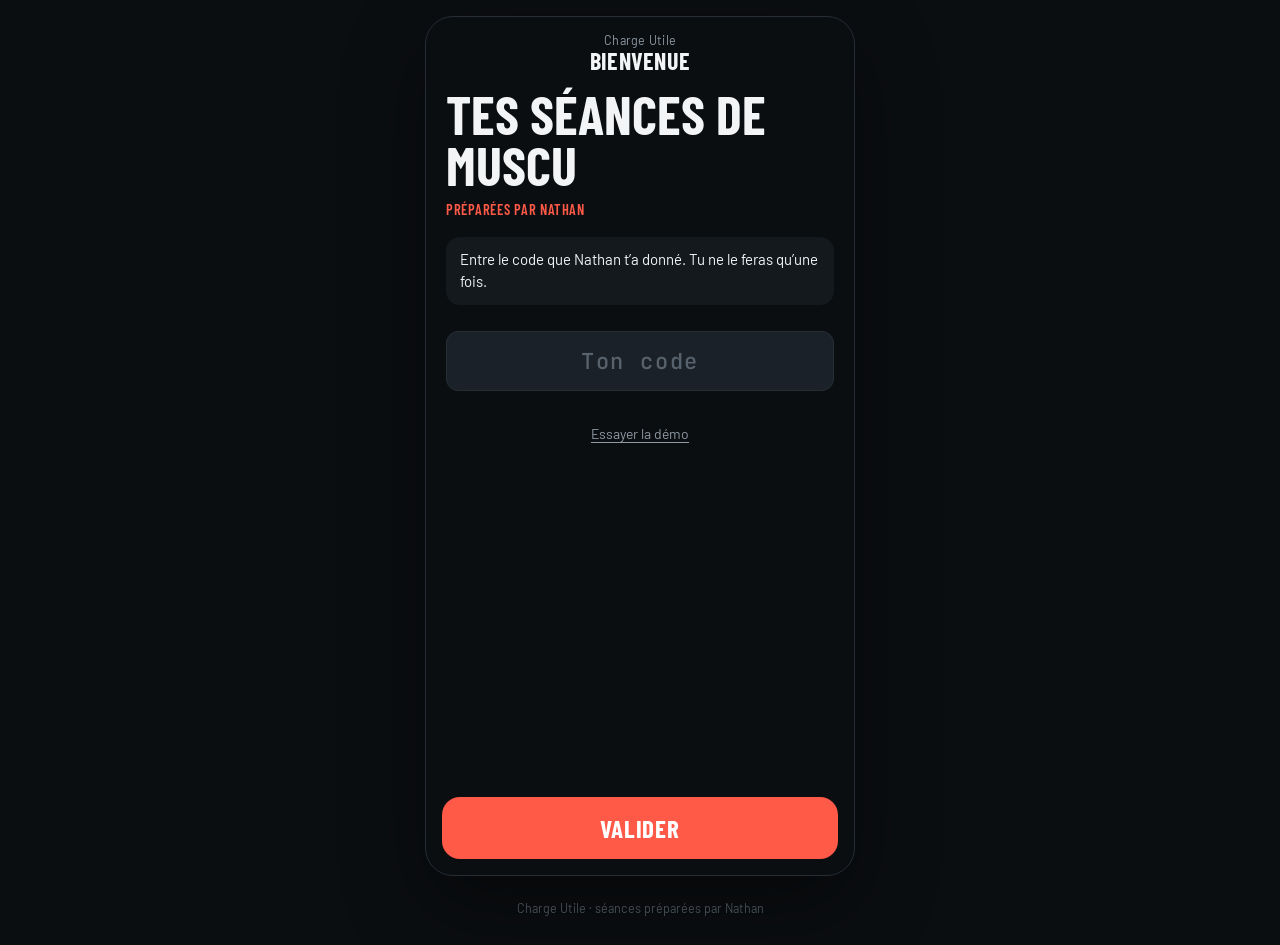
<file: docs/index.html>
<!doctype html>
<html lang="fr">
<head>
<meta charset="utf-8">
<meta name="viewport" content="width=device-width,initial-scale=1,viewport-fit=cover">
<title>Charge Utile</title>
<meta name="description" content="Tes séances de muscu préparées par Nathan, guidées pas à pas.">
<meta name="theme-color" content="#0B0E11">
<meta name="apple-mobile-web-app-capable" content="yes">
<meta name="mobile-web-app-capable" content="yes">
<meta name="apple-mobile-web-app-status-bar-style" content="black-translucent">
<meta name="apple-mobile-web-app-title" content="Charge Utile">
<link rel="manifest" href="manifest.webmanifest">
<link rel="icon" href="icons/icon-192.png">
<link rel="apple-touch-icon" href="icons/apple-touch-icon.png">
<link rel="stylesheet" href="css/app.css">
</head>
<body>
<div class="shell">
<div id="app" class="home">
  <header class="top">
    <div class="segs" id="segs" aria-hidden="true"></div>
    <div class="row">
      <button class="round off" id="btnQuit" aria-label="Quitter la séance"><svg class="ico" viewBox="0 0 24 24" aria-hidden="true"><path d="M6 6l12 12M18 6L6 18"/></svg></button>
      <div class="tt"><span class="kicker" id="kicker"></span><h1 id="title">Charge Utile</h1></div>
      <button class="round off" id="btnInfo" aria-label="Comprendre l'exercice"><svg class="ico" viewBox="0 0 24 24" aria-hidden="true"><circle cx="12" cy="12" r="9"/><path d="M12 11v5M12 8h.01"/></svg></button>
    </div>
  </header>
  <section class="stage" id="stage" hidden aria-label="Démonstration 3D de l'exercice">
    <canvas id="gl"></canvas>
    <video id="camv" playsinline muted hidden></video>
    <div class="hud idle" id="hud"></div>
    <div class="hint" id="hint">Glisse pour tourner</div>
    <button class="viewbtn" id="btnView" aria-label="Changer l'angle de vue"><svg class="ico" viewBox="0 0 24 24" aria-hidden="true"><path d="M20 12a8 8 0 1 1-2.3-5.6"/><path d="M20 4v5h-5"/></svg><span id="viewLbl">3/4</span></button>
  </section>
  <div class="page" id="page"></div>
  <main class="panel" id="panel" hidden></main>
  <button class="scrolldown" id="scrolldown" aria-label="Voir la suite"><svg class="ico" viewBox="0 0 24 24" aria-hidden="true"><path d="M6 9l6 6 6-6"/></svg></button>
  <footer class="bar" id="bar"></footer>
  <div class="scrim" id="scrim" hidden></div>
  <div class="sheet" id="sheet" role="dialog" aria-modal="true" aria-label="Détails" hidden><div id="sheetBody"></div></div>
  <div class="toast" id="toast" role="status" aria-live="polite"></div>
  <input type="file" id="camfile" accept="video/*" capture="environment" hidden>
</div>
<p class="note">Charge Utile · séances préparées par Nathan</p>
</div>

<script src="js/three.min.js"></script>
<script src="js/body.js"></script>
<script src="js/engine.js"></script>
<script src="moves/core.js"></script>
<script src="moves/legs.js"></script>
<script src="moves/posterior.js"></script>
<script src="moves/balance.js"></script>
<script src="moves/trunk.js"></script>
<script src="moves/upper.js"></script>
<script src="moves/ankle.js"></script>
<script src="moves/velomob.js"></script>
<script src="moves/stretch.js"></script>
<script src="moves/trailmob.js"></script>
<script src="moves/shoulder.js"></script>
<script src="moves/extra.js"></script>
<script src="moves/tests.js"></script>
<script src="js/saison.js"></script>
<script src="js/app.js"></script>
</body>
</html>
</file>
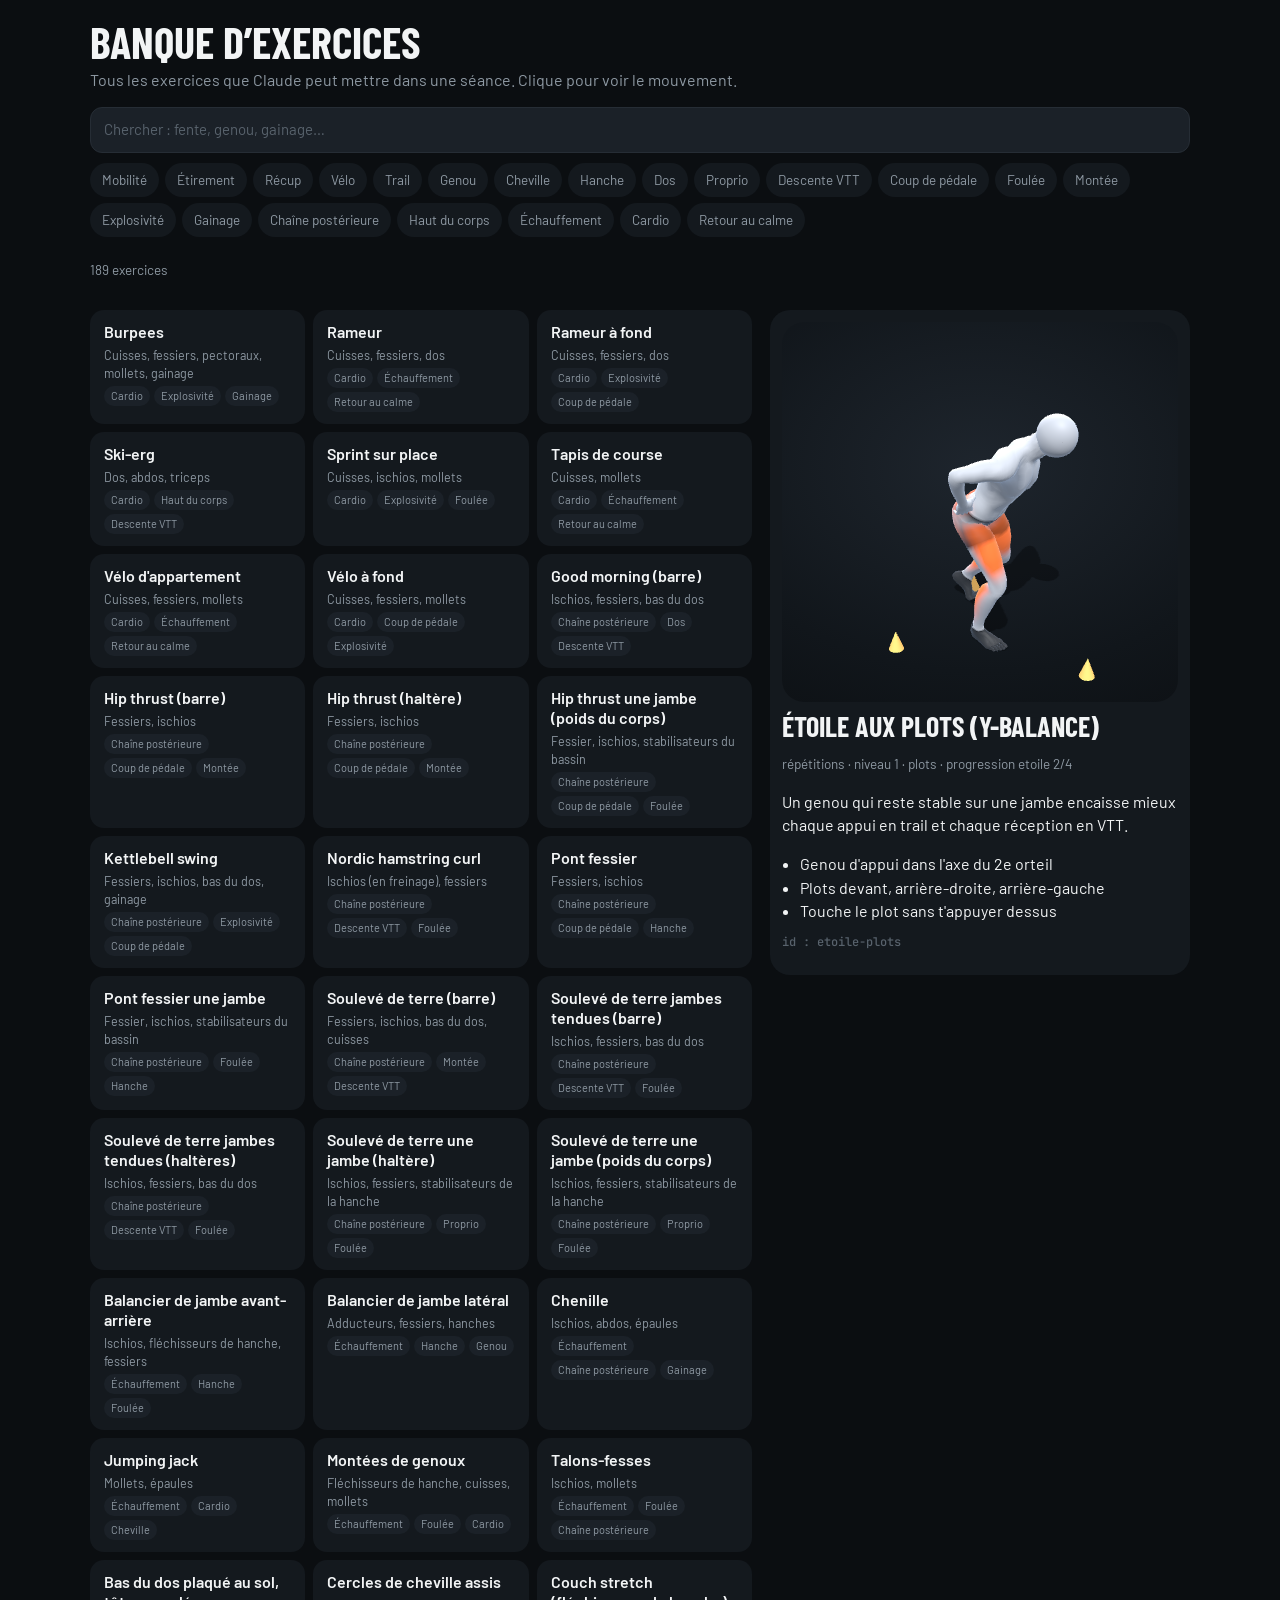
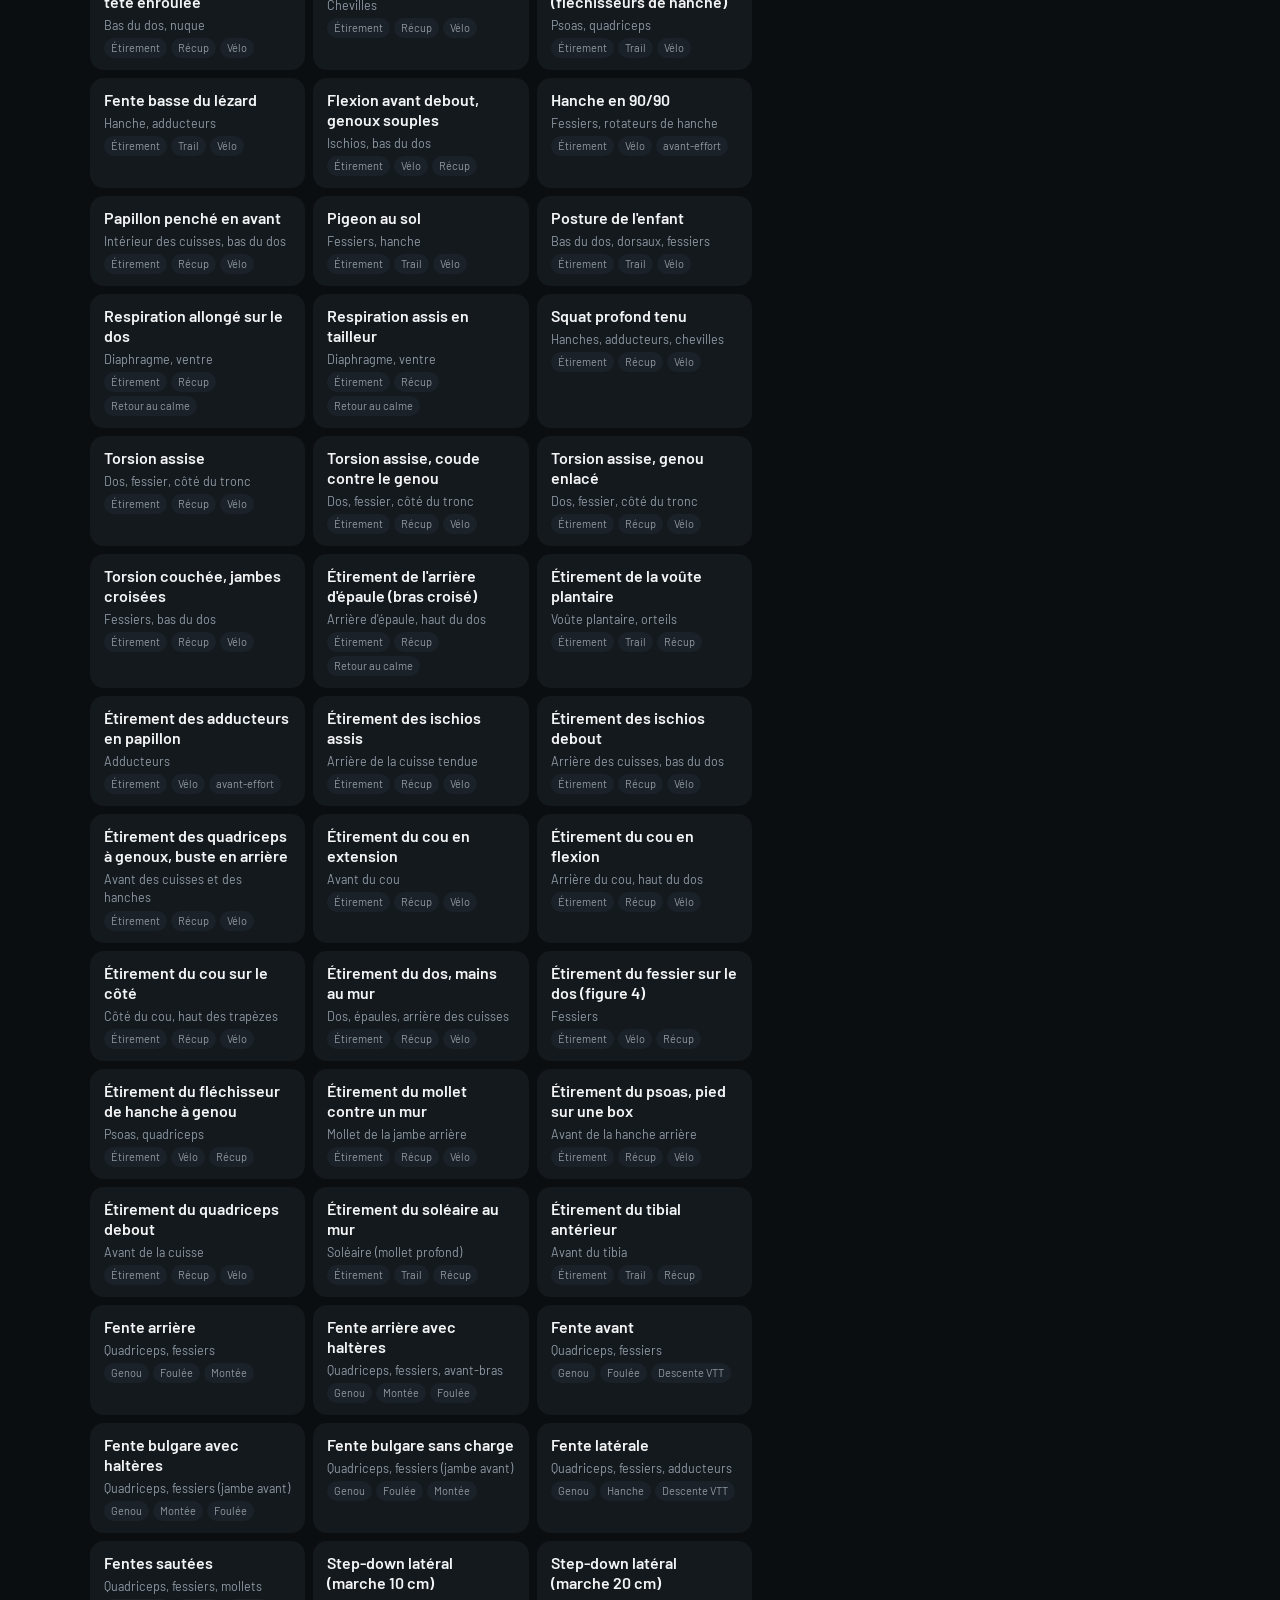
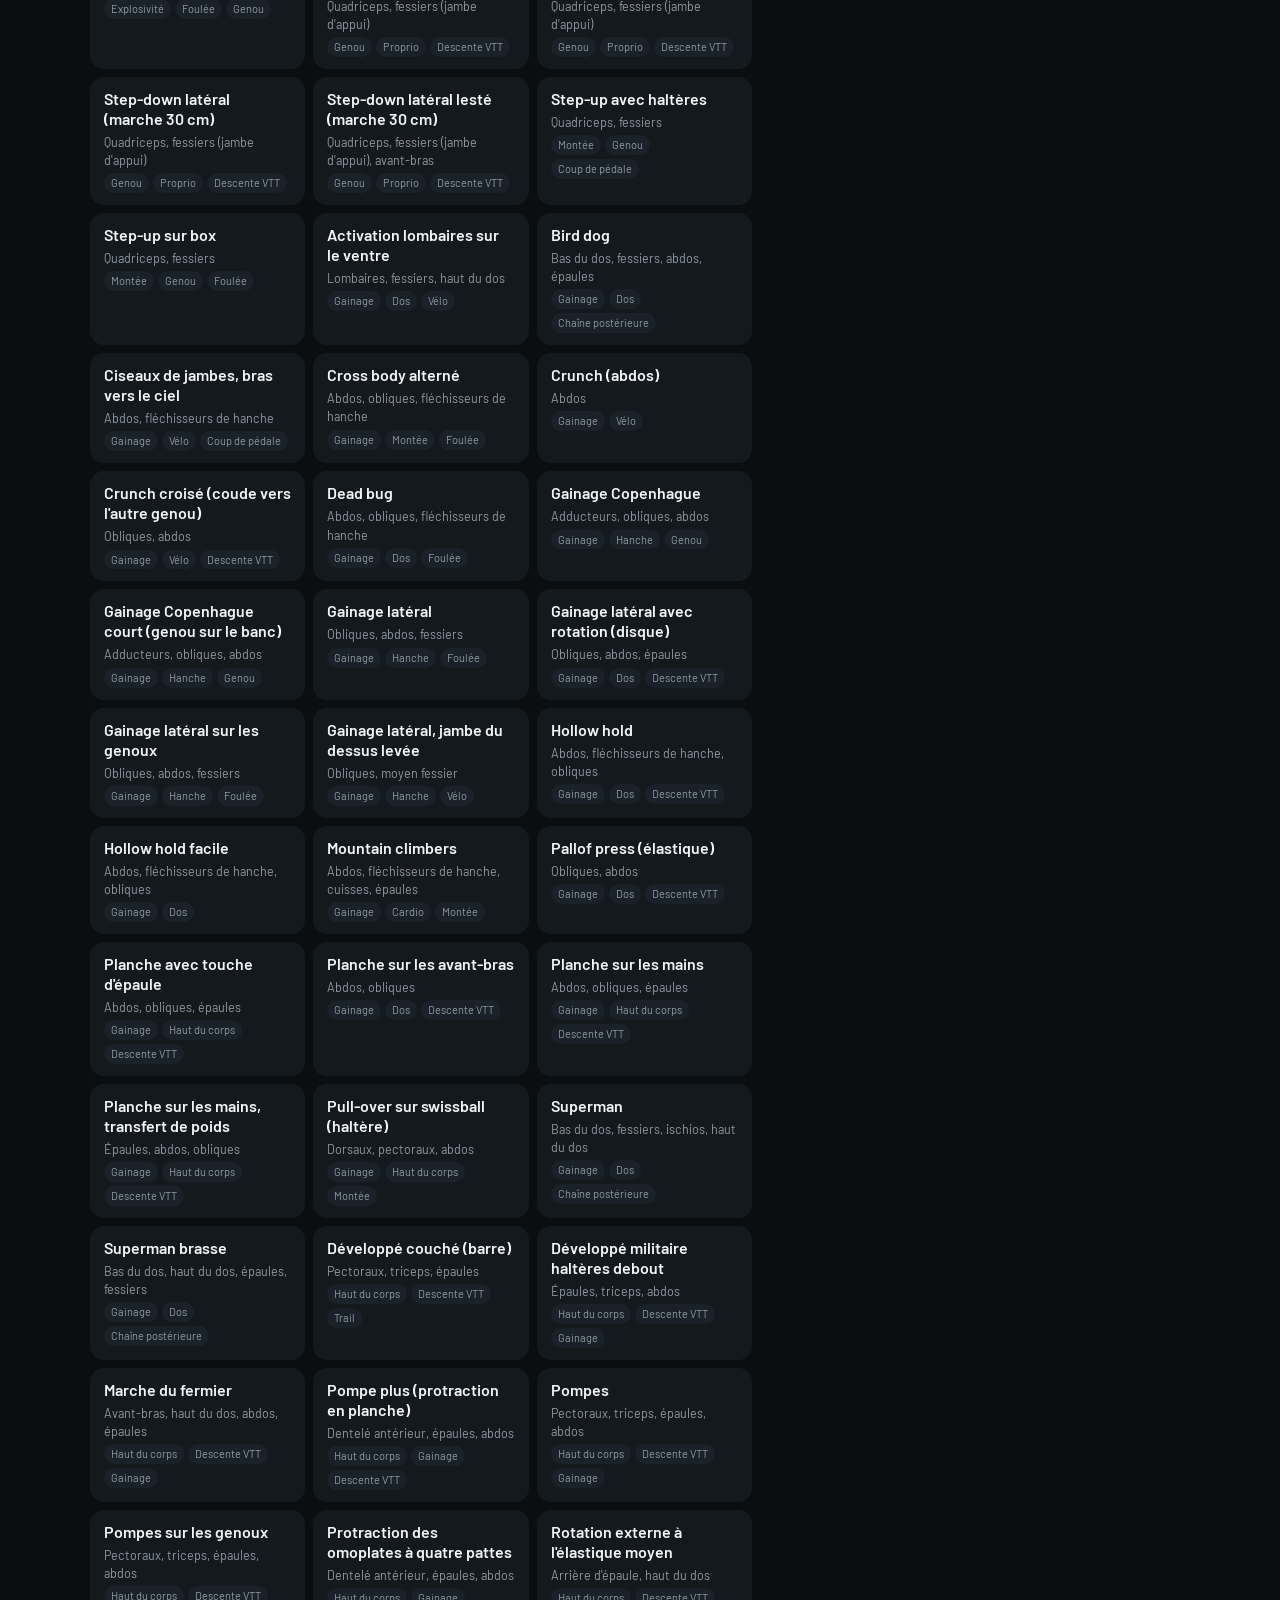
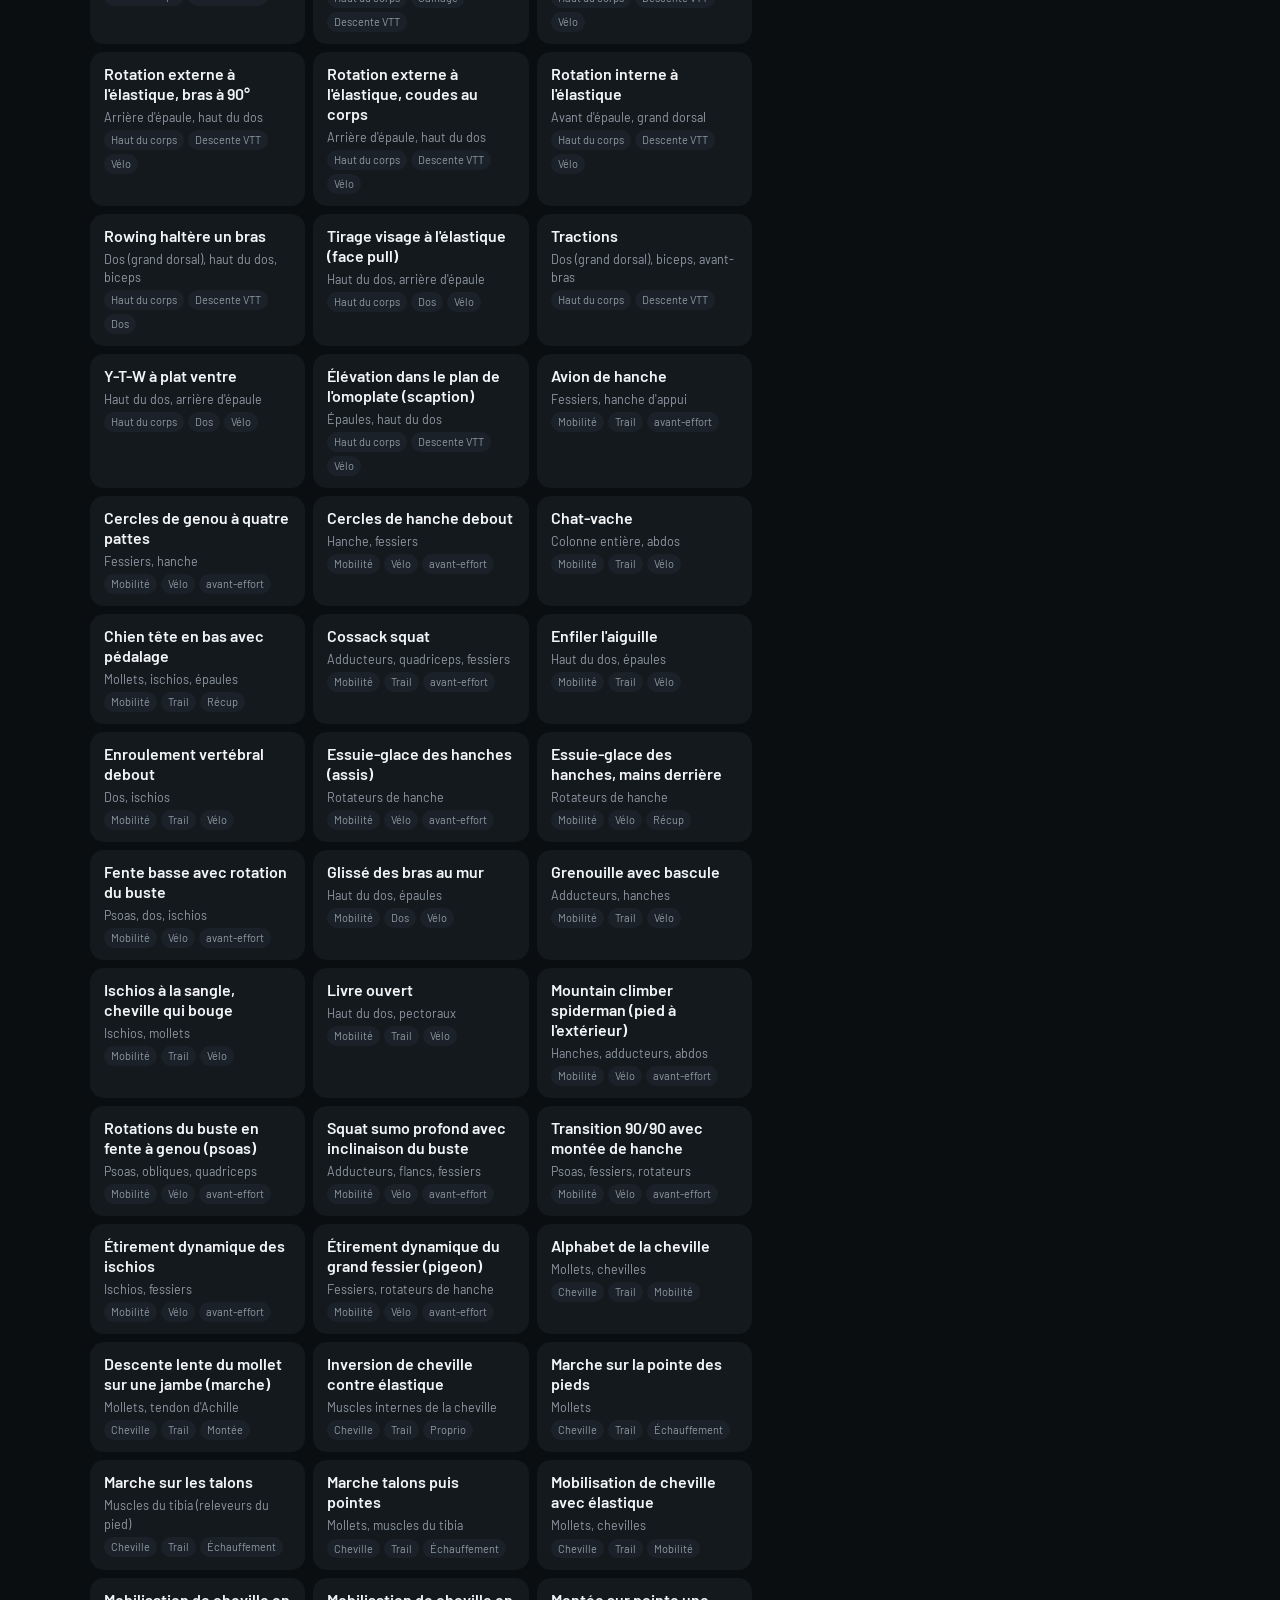
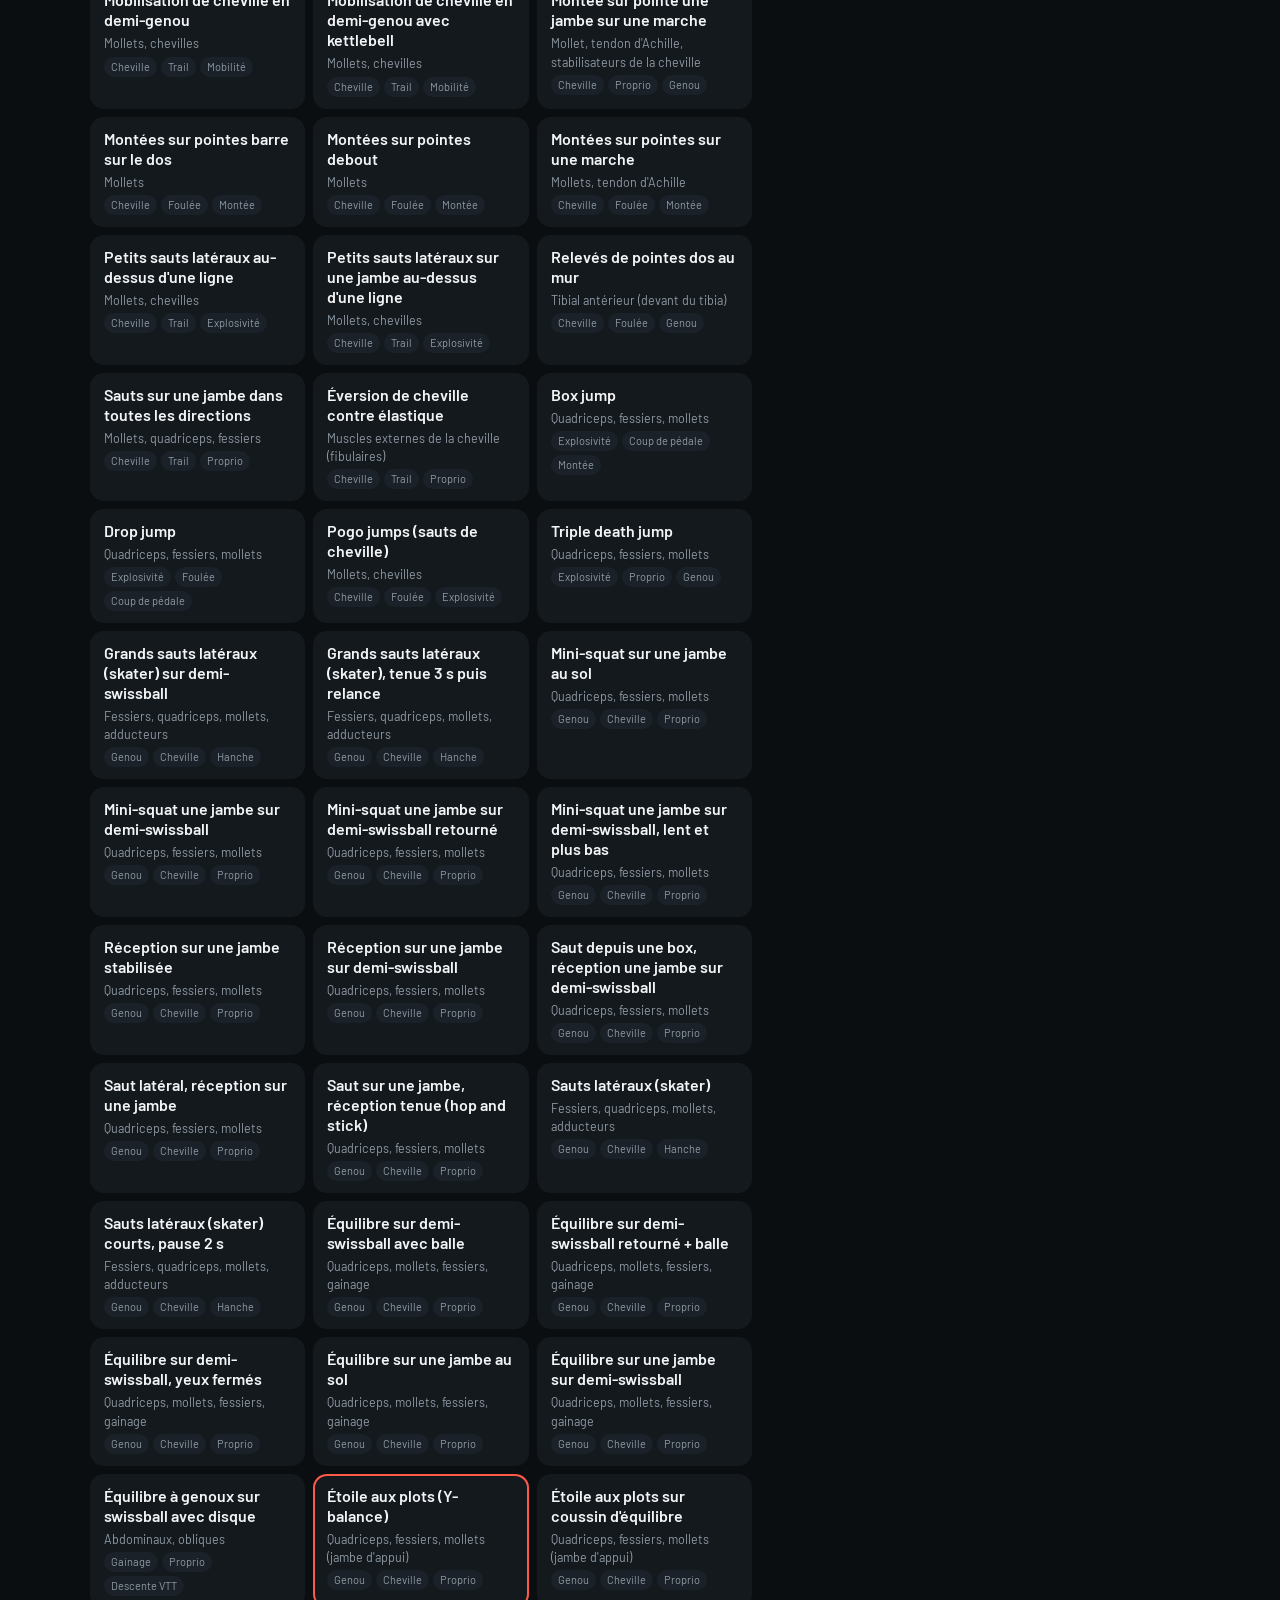
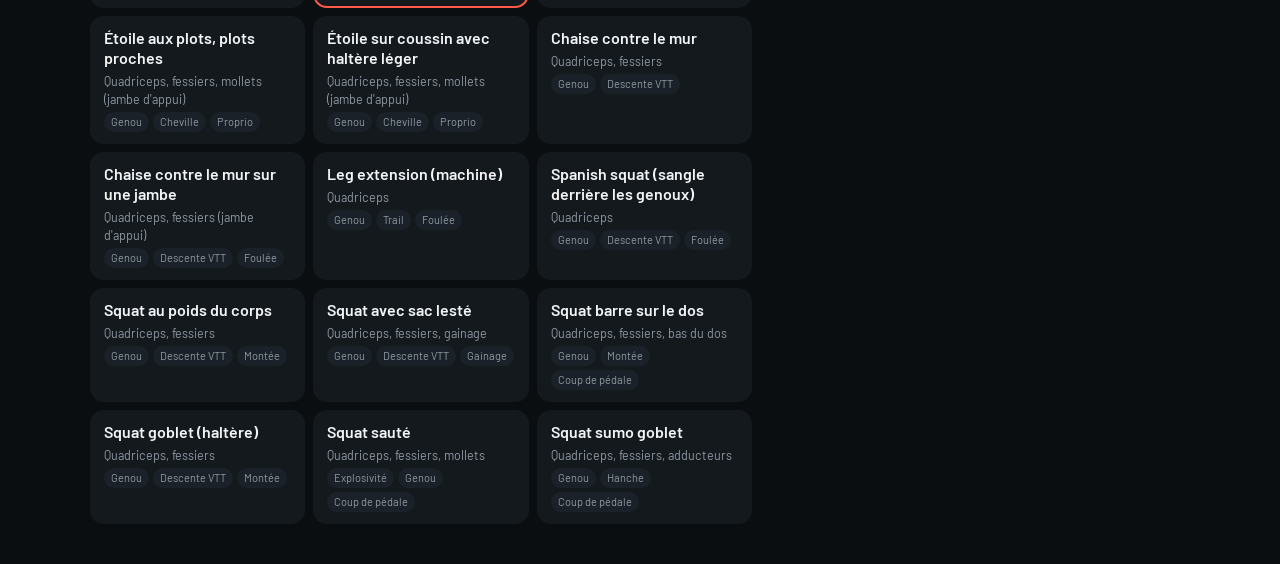
<file: docs/catalogue.html>
<!doctype html>
<html lang="fr">
<head>
<meta charset="utf-8">
<meta name="viewport" content="width=device-width,initial-scale=1,viewport-fit=cover">
<title>Banque d’exercices · Charge Utile</title>
<meta name="theme-color" content="#0B0E11">
<link rel="icon" href="icons/icon-192.png">
<link rel="stylesheet" href="css/app.css">
<style>
body{padding:0 16px}
.cat{max-width:1100px;margin:0 auto;padding-block:20px 40px;display:grid;gap:16px}
.cat h1{margin:0;font-family:var(--d);font-weight:700;font-size:44px;text-transform:uppercase;line-height:1}
.cat .sub{margin:4px 0 0;color:var(--dim)}
.tools{display:grid;gap:10px}
.tools .field{margin:0}
.tags{display:flex;flex-wrap:wrap;gap:6px}
.tags button{height:34px;padding:0 12px;border-radius:99px;background:var(--s1);color:var(--dim);font-size:13.5px}
.tags button.on{background:var(--ink);color:var(--bg)}
.wrap{display:grid;grid-template-columns:minmax(0,1fr) minmax(0,420px);gap:18px;align-items:start}
@media (max-width:820px){.wrap{grid-template-columns:1fr}.viewer{position:static!important}}
.grid{display:grid;grid-template-columns:repeat(auto-fill,minmax(210px,1fr));gap:8px}
.ex{display:grid;gap:4px;align-content:start;text-align:left;background:var(--s1);border-radius:14px;padding:12px 14px}
.ex.on{box-shadow:inset 0 0 0 2px var(--acc)}
.ex b{font-weight:600;line-height:1.25}
.ex small{color:var(--dim);font-size:12.5px}
.ex .chipline{display:flex;flex-wrap:wrap;gap:4px}
.ex .chipline i{font-style:normal;font-size:11px;color:var(--dim);background:var(--s2);border-radius:99px;padding:2px 7px}
.viewer{position:sticky;top:12px;display:grid;gap:10px;background:var(--s1);border-radius:20px;padding:12px}
.viewer .stage{margin:0;height:380px;flex:none}
.viewer h2{margin:0;font-family:var(--d);font-size:28px;text-transform:uppercase;line-height:1.05}
.viewer .meta{color:var(--dim);font-size:13.5px}
.viewer ul{margin:0;padding-left:18px}
.viewer .id{font-family:var(--m);font-size:12px;color:var(--faint)}
.count{color:var(--dim);font-size:13.5px}
</style>
</head>
<body>
<div class="cat">
  <div><h1>Banque d’exercices</h1><p class="sub">Tous les exercices que Claude peut mettre dans une séance. Clique pour voir le mouvement.</p></div>
  <div class="tools">
    <input class="field" id="q" placeholder="Chercher : fente, genou, gainage…" autocomplete="off">
    <div class="tags" id="tags"></div>
    <p class="count" id="count"></p>
  </div>
  <div class="wrap">
    <div class="grid" id="grid"></div>
    <aside class="viewer" id="viewer">
      <section class="stage" id="stage"><canvas id="gl"></canvas></section>
      <div id="info"></div>
    </aside>
  </div>
</div>
<script src="js/three.min.js"></script>
<script src="js/body.js"></script>
<script src="js/engine.js"></script>
<script src="moves/core.js"></script>
<script src="moves/legs.js"></script>
<script src="moves/posterior.js"></script>
<script src="moves/balance.js"></script>
<script src="moves/trunk.js"></script>
<script src="moves/upper.js"></script>
<script src="moves/ankle.js"></script>
<script src="moves/velomob.js"></script>
<script src="moves/stretch.js"></script>
<script src="moves/trailmob.js"></script>
<script src="moves/shoulder.js"></script>
<script src="moves/extra.js"></script>
<script src="moves/tests.js"></script>
<script>
(async function(){
  const $ = s => document.querySelector(s);
  const esc = s => String(s ?? '').replace(/[&<>"']/g, c => ({'&':'&amp;','<':'&lt;','>':'&gt;','"':'&quot;',"'":'&#39;'}[c]));
  const EX = window.CU_DATA ? window.CU_DATA.exercises : await (await fetch('data/exercises.json')).json();
  const TAGS = {'mobilite':'Mobilité','etirement':'Étirement','recuperation':'Récup','velo':'Vélo','trail':'Trail','genou':'Genou','cheville':'Cheville','hanche':'Hanche','dos':'Dos','proprio':'Proprio','descente-vtt':'Descente VTT','coup-de-pedale':'Coup de pédale','foulee':'Foulée','montee':'Montée','explosivite':'Explosivité','gainage':'Gainage','chaine-posterieure':'Chaîne postérieure','haut-du-corps':'Haut du corps','echauffement':'Échauffement','cardio':'Cardio','retour-au-calme':'Retour au calme'};
  const TYPE = {reps:'répétitions', hold:'tenue', plyo:'pliométrie', effort:'effort max', cardio:'cardio'};
  const EXV = EX.filter(x => x.valide !== false);
  let tag = null, sel = null;
  $('#tags').innerHTML = Object.entries(TAGS).map(([k,l])=>`<button data-t="${k}">${l}</button>`).join('');
  document.querySelectorAll('#tags button').forEach(b => b.onclick = () => { tag = tag === b.dataset.t ? null : b.dataset.t; document.querySelectorAll('#tags button').forEach(x => x.classList.toggle('on', x.dataset.t === tag)); render(); });
  $('#q').oninput = render;
  const norm = s => s.normalize('NFD').replace(/[̀-ͯ]/g,'').toLowerCase();
  function render(){
    const q = norm($('#q').value.trim());
    const list = EXV.filter(x => (!tag || x.tags.includes(tag)) && (!q || norm([x.nom, x.id, x.musclesTxt, x.famille, ...(x.tags||[])].join(' ')).includes(q)));
    $('#count').textContent = `${list.length} exercice${list.length>1?'s':''}`;
    $('#grid').innerHTML = list.map(x => `<button class="ex${sel && sel.id===x.id ? ' on':''}" data-id="${x.id}"><b>${esc(x.nom)}</b><small>${esc(x.musclesTxt || '')}</small><span class="chipline">${x.tags.slice(0,3).map(t=>`<i>${esc(TAGS[t]||t)}</i>`).join('')}</span></button>`).join('');
    document.querySelectorAll('.ex').forEach(b => b.onclick = () => show(EX.find(x => x.id === b.dataset.id)));
  }
  // scène
  const el = $('#stage'), glc = $('#gl');
  const renderer = new THREE.WebGLRenderer({canvas:glc, antialias:true, alpha:true});
  renderer.shadowMap.enabled = true; renderer.outputEncoding = THREE.sRGBEncoding; renderer.setClearColor(0,0);
  const scene = new THREE.Scene();
  scene.add(new THREE.HemisphereLight(0xF2F5FF, 0x262B32, .95));
  const key = new THREE.DirectionalLight(0xffffff, 1.2); key.position.set(1.8,4,2.6); key.castShadow = true; key.shadow.mapSize.set(1024,1024); Object.assign(key.shadow.camera,{left:-2.8,right:2.8,top:2.8,bottom:-2.8}); scene.add(key);
  const rim = new THREE.DirectionalLight(0xFFC9BA, .5); rim.position.set(-2.5,2.4,-2); scene.add(rim);
  const sh = new THREE.Mesh(new THREE.PlaneGeometry(12,12), new THREE.ShadowMaterial({opacity:.34})); sh.rotation.x = -Math.PI/2; sh.receiveShadow = true; scene.add(sh);
  const rig = Rig.build(scene, BODY);
  const cam = new THREE.PerspectiveCamera(28, 1, .05, 40);
  let W = 1, H = 1, tl = null, t0 = performance.now(), az = 36, drag = null;
  new ResizeObserver(()=>{ const r = el.getBoundingClientRect(); W = r.width; H = r.height; renderer.setPixelRatio(Math.min(2, devicePixelRatio)); renderer.setSize(W, H, false); cam.aspect = W/H; cam.updateProjectionMatrix(); }).observe(el);
  el.addEventListener('pointerdown', e => { drag = e.clientX; el.setPointerCapture(e.pointerId); });
  el.addEventListener('pointermove', e => { if(drag == null) return; az -= (e.clientX - drag)*.5; drag = e.clientX; });
  el.addEventListener('pointerup', () => drag = null);
  const frameOf = x => { const m = Rig.META[x.anim] || {}; return (typeof m.frame === 'function' ? m.frame(x.opts||{}) : m.frame) || {tx:0,ty:.9,H:2.1,W:1.6,az:36}; };
  function show(x){
    sel = x; const m = Rig.META[x.anim] || {};
    const tp = typeof m.tempo === 'function' ? m.tempo(x.opts||{}) : m.tempo;
    tl = tp ? Rig.tempoTimeline(x.tempoConseille || ['2','1','1','0']) : Rig.cycleTimeline(m.cycle || 3);
    t0 = performance.now(); az = frameOf(x).az ?? 36;
    rig.setFocus(x.muscles);
    $('#info').innerHTML = `<h2>${esc(x.nom)}</h2><p class="meta">${esc(TYPE[x.type])} · niveau ${x.niveau} · ${esc((x.materiel||[]).join(', '))}${x.progression ? ` · progression ${esc(x.progression.groupe)} ${x.progression.niveau}/4` : ''}</p>
      <p>${esc(x.pourquoi)}</p><ul>${x.consignes.map(c=>`<li>${esc(c)}</li>`).join('')}</ul>
      ${x.voirEnVrai ? `<a class="mbtn" href="${esc(x.voirEnVrai)}" target="_blank" rel="noopener">Voir la vidéo fitnessprogramer</a>` : ''}
      <p class="id">id : ${esc(x.id)}</p>`;
    render();
  }
  function loop(now){
    if(sel){
      const t = (now - t0)/1000, r = tl.at(t);
      rig.update(Rig.P[sel.anim](r.s, sel.opts||{}, t));
      const f = frameOf(sel), need = Math.max(f.H, f.W/(W/H)), dist = need/2/Math.tan(14*Math.PI/180)*1.06;
      const a = az*Math.PI/180, e = (f.el ?? 9)*Math.PI/180, tz = f.tz || 0;
      cam.position.set(f.tx + dist*Math.sin(a)*Math.cos(e), f.ty + dist*Math.sin(e), tz + dist*Math.cos(a)*Math.cos(e));
      cam.lookAt(f.tx, f.ty, tz); renderer.render(scene, cam);
    }
    requestAnimationFrame(loop);
  }
  show(EX.find(x => x.id === 'etoile-plots') || EX[0]);
  requestAnimationFrame(loop);
})();
</script>
</body>
</html>
</file>
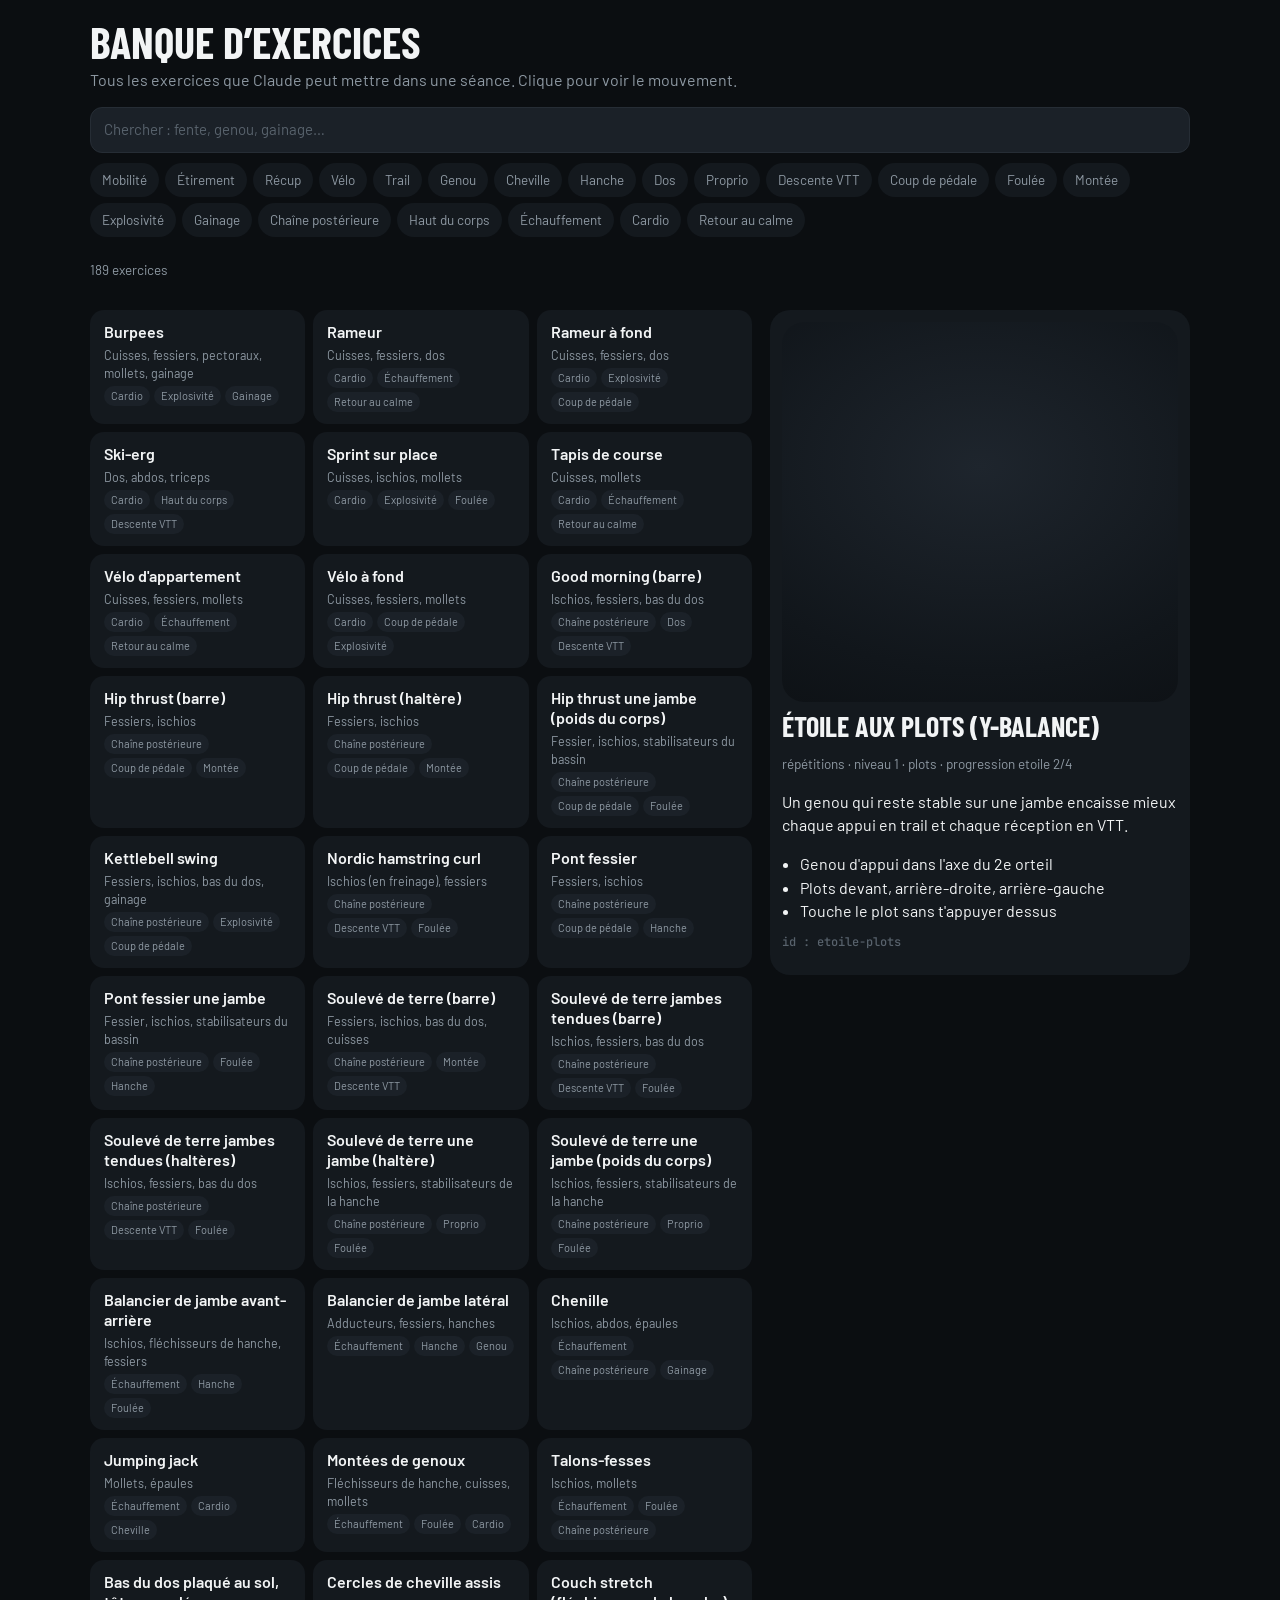
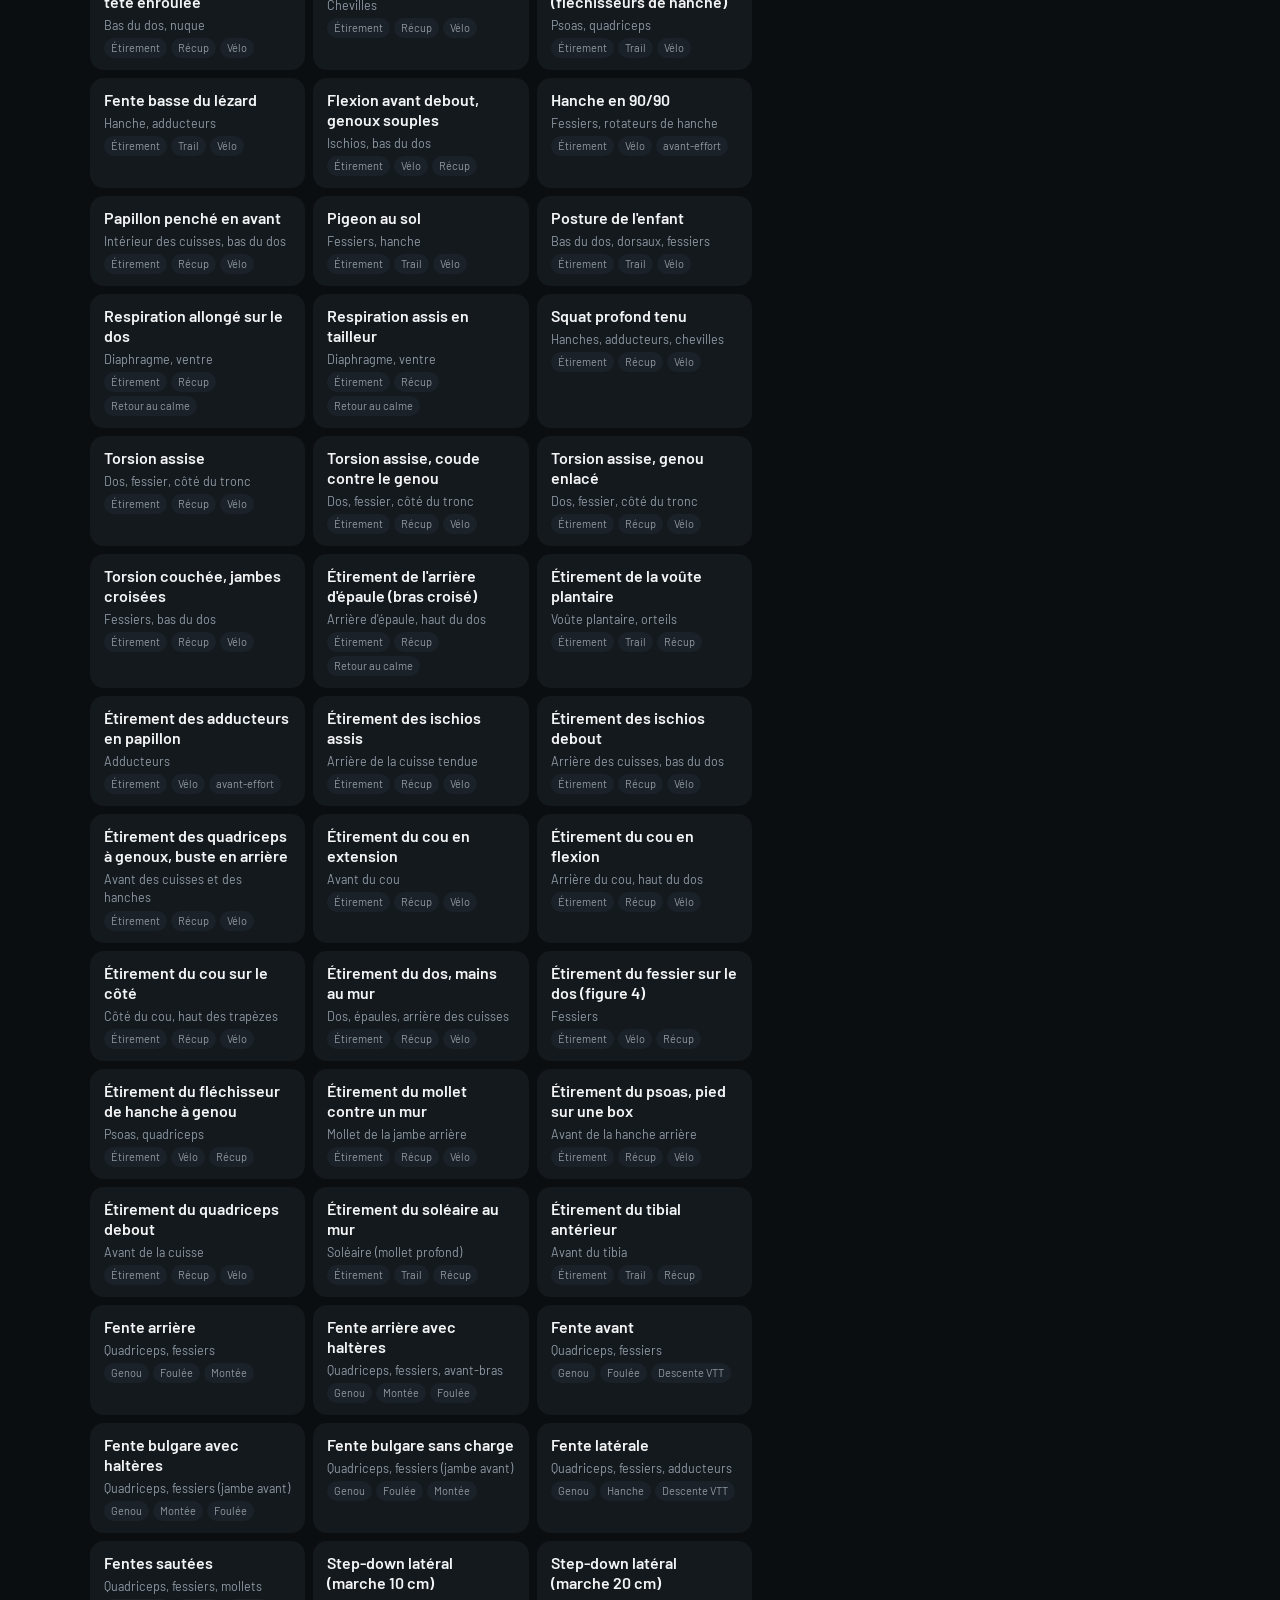
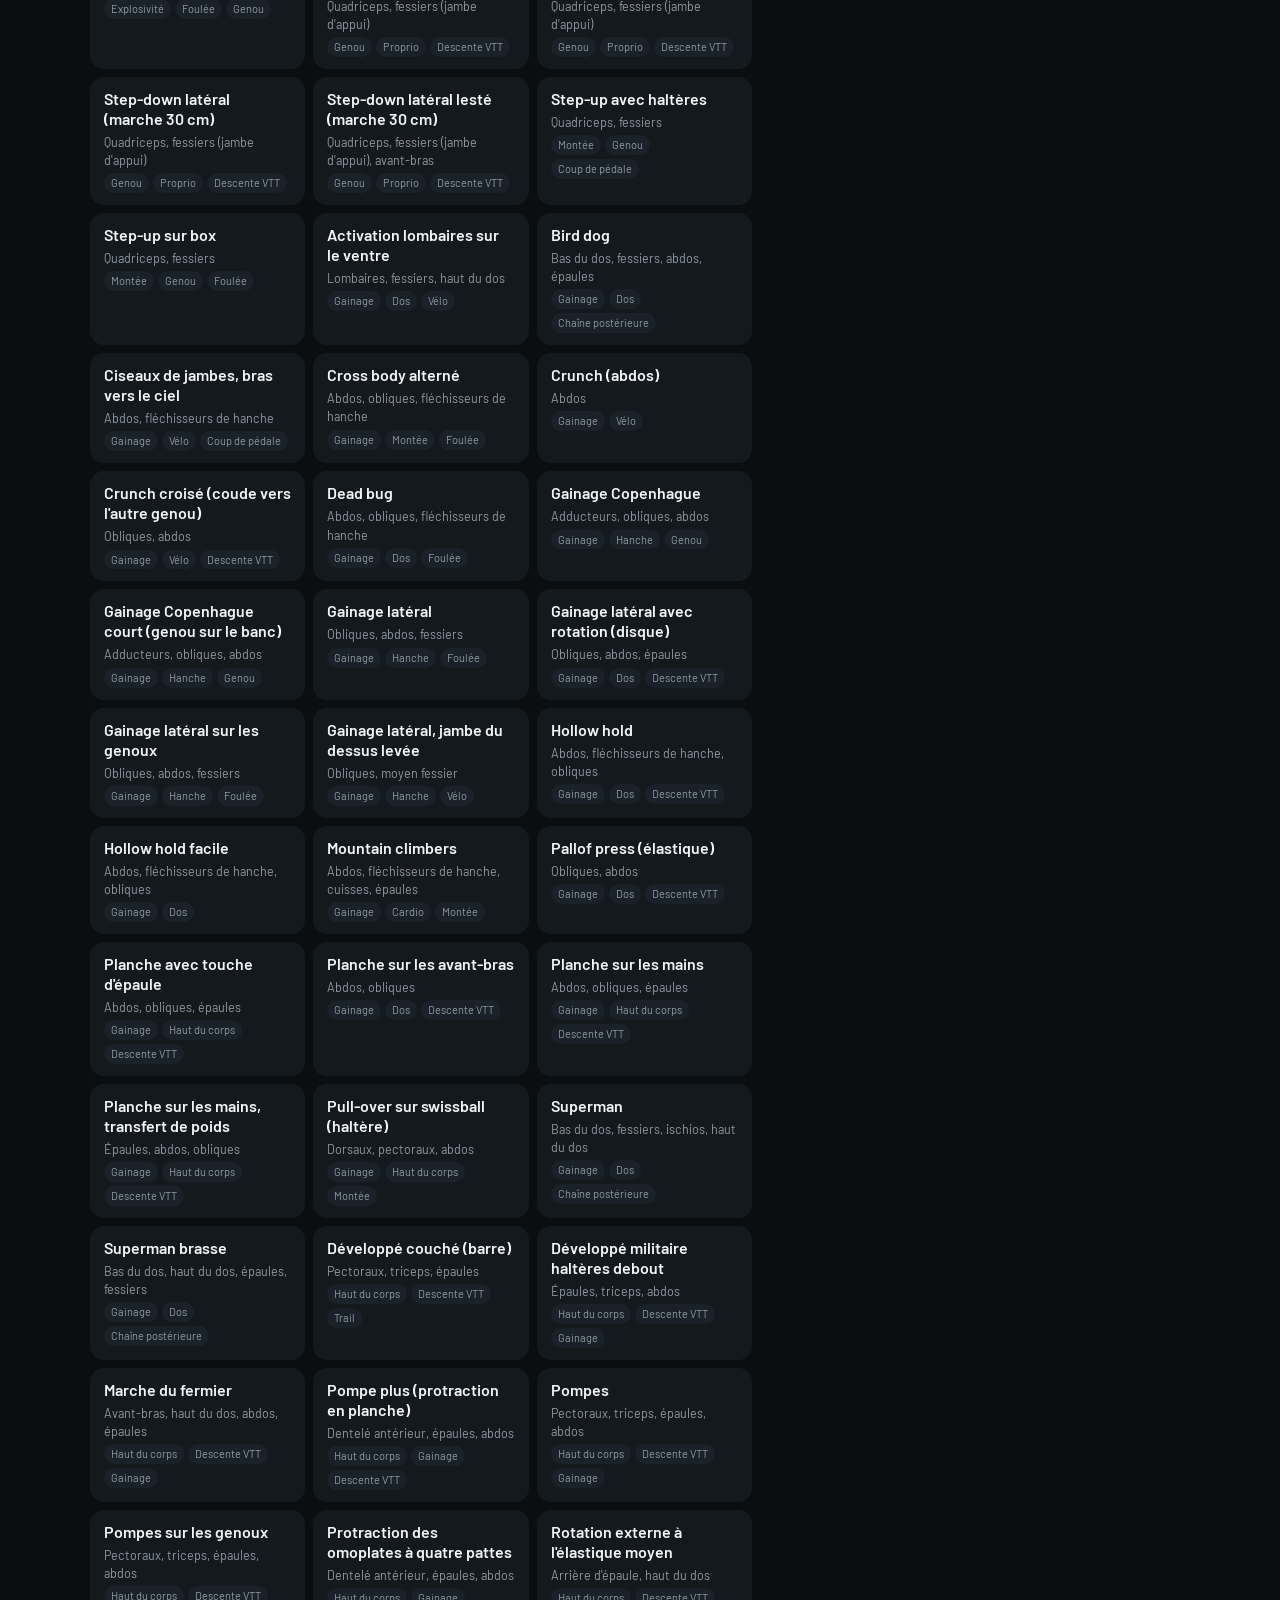
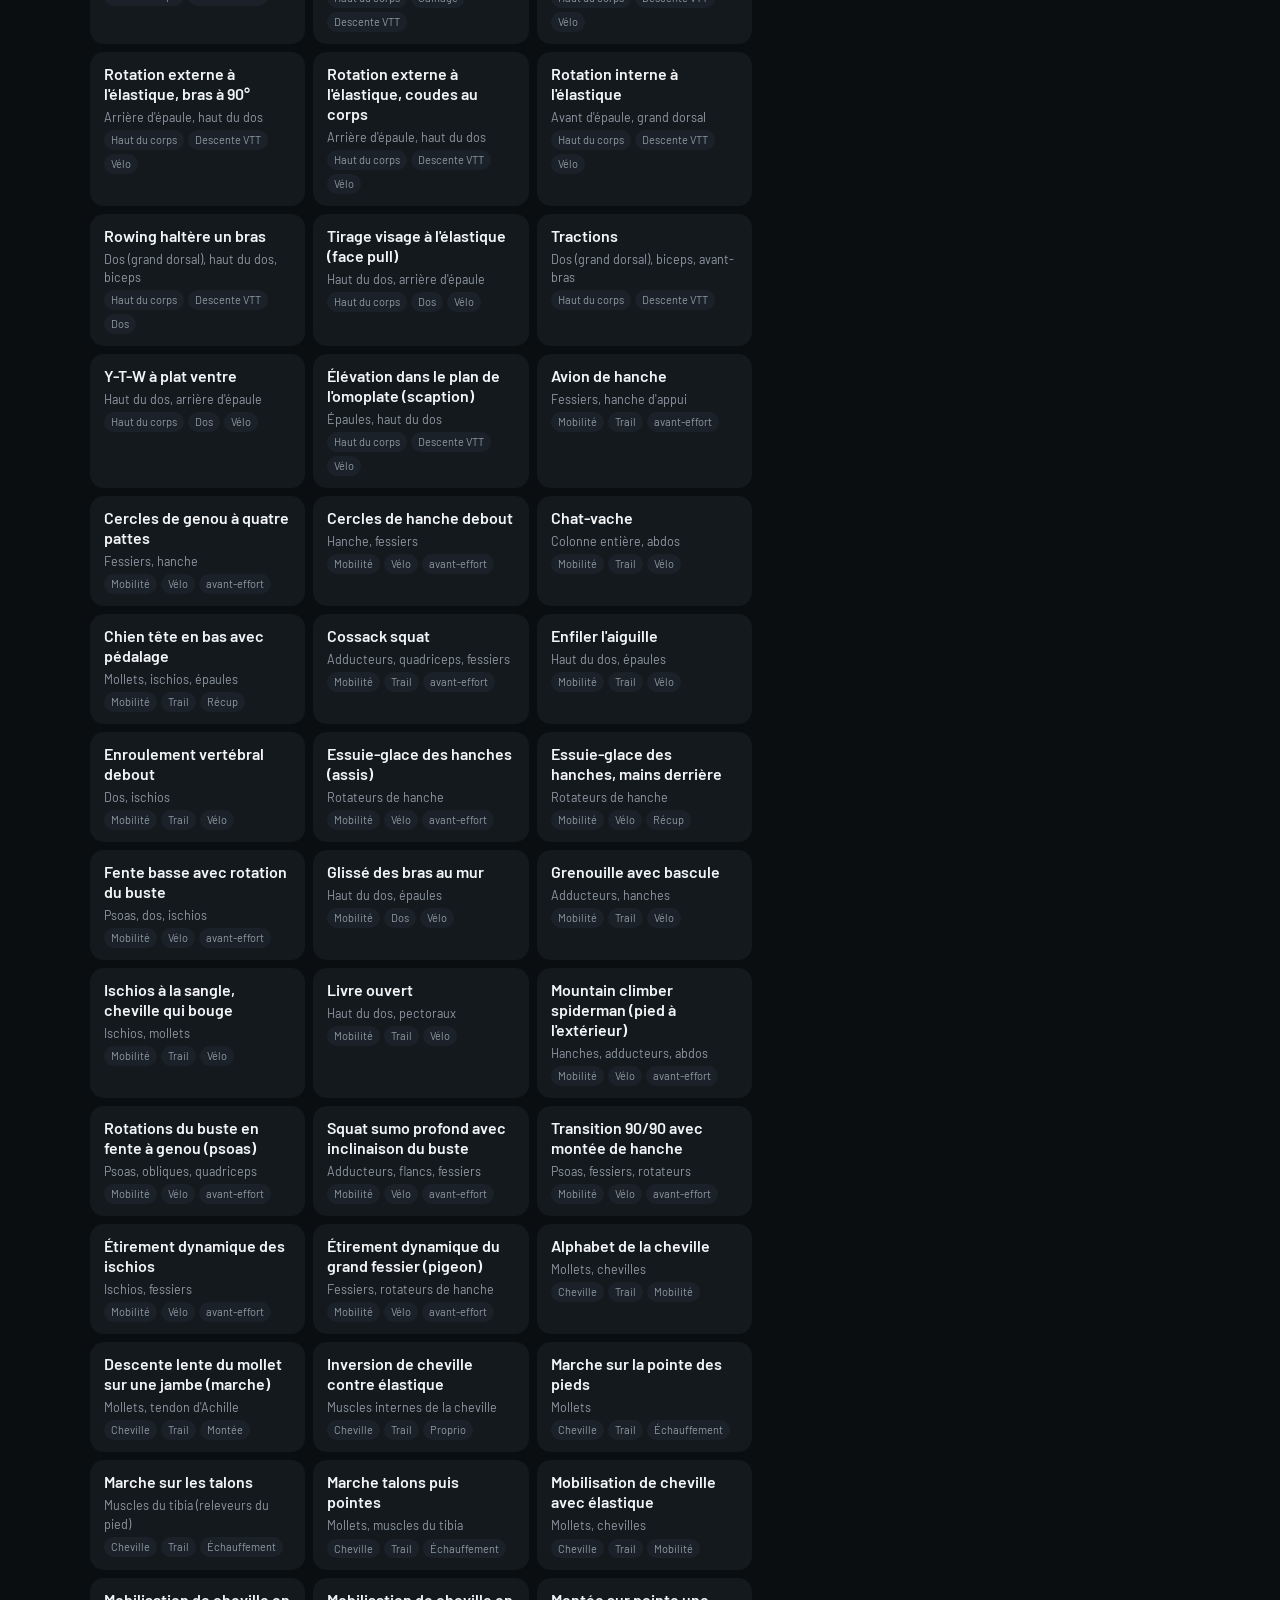
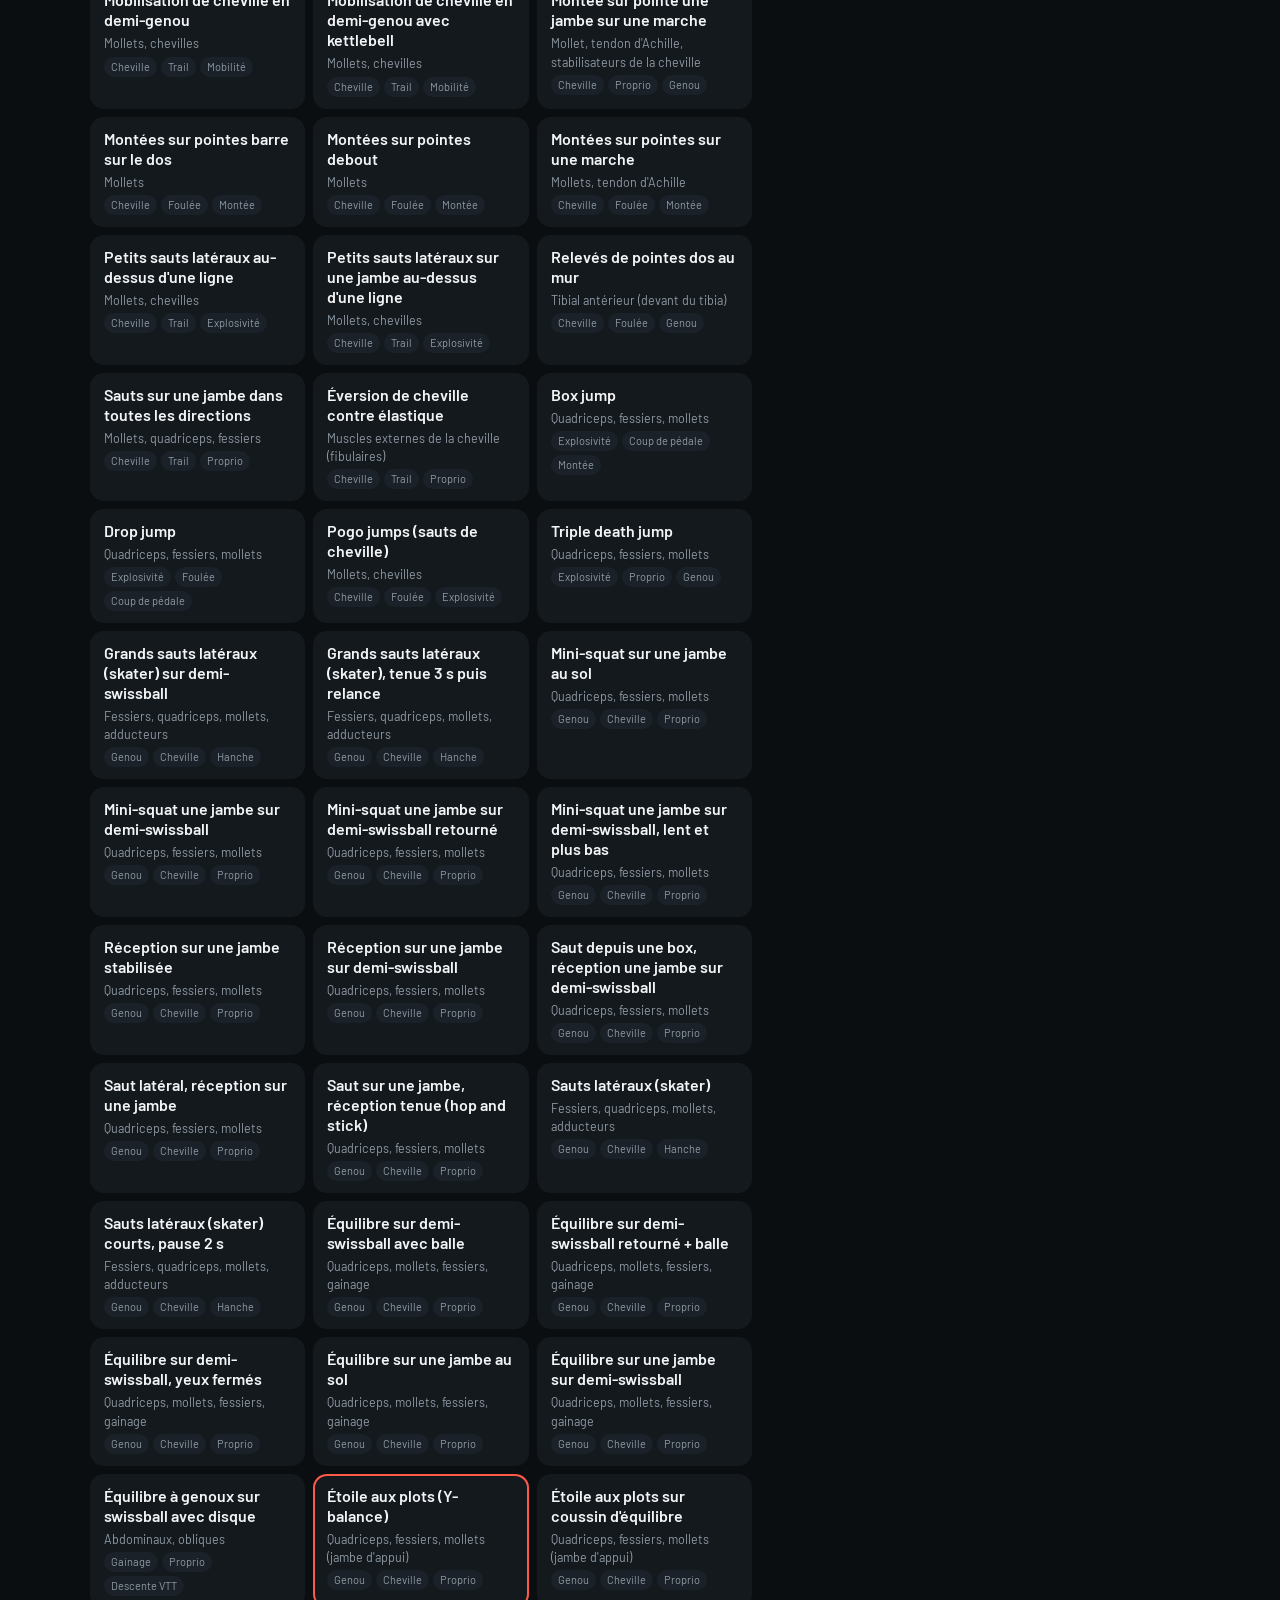
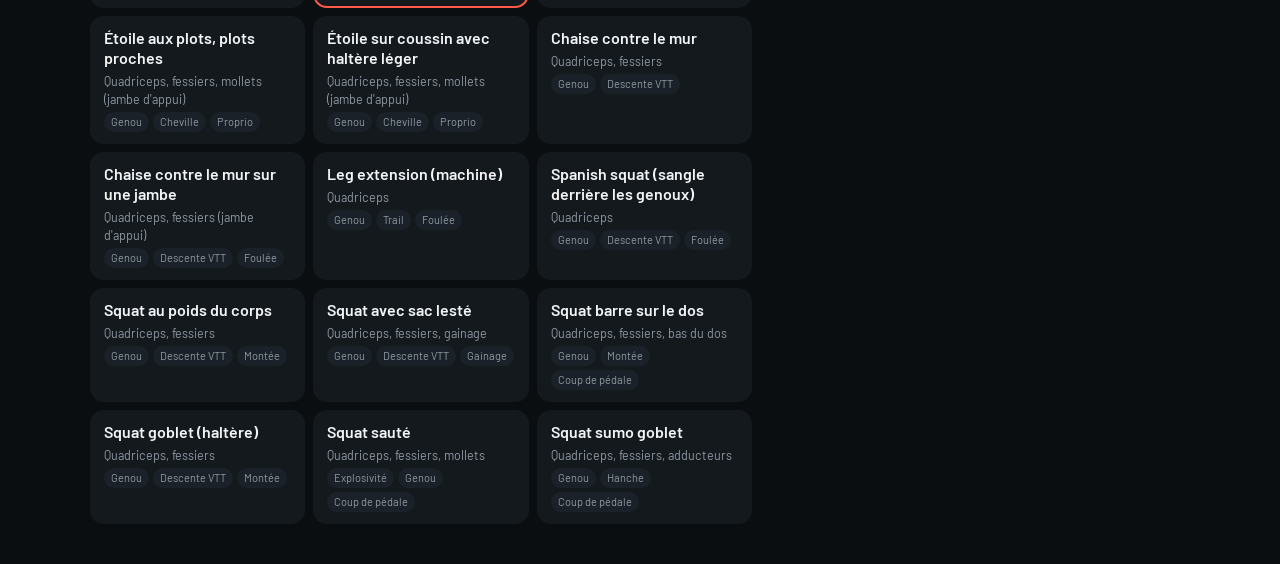
<file: docs/catalogue.template.html>
<!doctype html>
<html lang="fr">
<head>
<meta charset="utf-8">
<meta name="viewport" content="width=device-width,initial-scale=1,viewport-fit=cover">
<title>Banque d’exercices · Charge Utile</title>
<meta name="theme-color" content="#0B0E11">
<link rel="icon" href="icons/icon-192.png">
<link rel="stylesheet" href="css/app.css">
<style>
body{padding:0 16px}
.cat{max-width:1100px;margin:0 auto;padding-block:20px 40px;display:grid;gap:16px}
.cat h1{margin:0;font-family:var(--d);font-weight:700;font-size:44px;text-transform:uppercase;line-height:1}
.cat .sub{margin:4px 0 0;color:var(--dim)}
.tools{display:grid;gap:10px}
.tools .field{margin:0}
.tags{display:flex;flex-wrap:wrap;gap:6px}
.tags button{height:34px;padding:0 12px;border-radius:99px;background:var(--s1);color:var(--dim);font-size:13.5px}
.tags button.on{background:var(--ink);color:var(--bg)}
.wrap{display:grid;grid-template-columns:minmax(0,1fr) minmax(0,420px);gap:18px;align-items:start}
@media (max-width:820px){.wrap{grid-template-columns:1fr}.viewer{position:static!important}}
.grid{display:grid;grid-template-columns:repeat(auto-fill,minmax(210px,1fr));gap:8px}
.ex{display:grid;gap:4px;align-content:start;text-align:left;background:var(--s1);border-radius:14px;padding:12px 14px}
.ex.on{box-shadow:inset 0 0 0 2px var(--acc)}
.ex b{font-weight:600;line-height:1.25}
.ex small{color:var(--dim);font-size:12.5px}
.ex .chipline{display:flex;flex-wrap:wrap;gap:4px}
.ex .chipline i{font-style:normal;font-size:11px;color:var(--dim);background:var(--s2);border-radius:99px;padding:2px 7px}
.viewer{position:sticky;top:12px;display:grid;gap:10px;background:var(--s1);border-radius:20px;padding:12px}
.viewer .stage{margin:0;height:380px;flex:none}
.viewer h2{margin:0;font-family:var(--d);font-size:28px;text-transform:uppercase;line-height:1.05}
.viewer .meta{color:var(--dim);font-size:13.5px}
.viewer ul{margin:0;padding-left:18px}
.viewer .id{font-family:var(--m);font-size:12px;color:var(--faint)}
.count{color:var(--dim);font-size:13.5px}
</style>
</head>
<body>
<div class="cat">
  <div><h1>Banque d’exercices</h1><p class="sub">Tous les exercices que Claude peut mettre dans une séance. Clique pour voir le mouvement.</p></div>
  <div class="tools">
    <input class="field" id="q" placeholder="Chercher : fente, genou, gainage…" autocomplete="off">
    <div class="tags" id="tags"></div>
    <p class="count" id="count"></p>
  </div>
  <div class="wrap">
    <div class="grid" id="grid"></div>
    <aside class="viewer" id="viewer">
      <section class="stage" id="stage"><canvas id="gl"></canvas></section>
      <div id="info"></div>
    </aside>
  </div>
</div>
<script src="js/three.min.js"></script>
<script src="js/body.js"></script>
<script src="js/engine.js"></script>
<!--MOVES-->
<script>
(async function(){
  const $ = s => document.querySelector(s);
  const esc = s => String(s ?? '').replace(/[&<>"']/g, c => ({'&':'&amp;','<':'&lt;','>':'&gt;','"':'&quot;',"'":'&#39;'}[c]));
  const EX = window.CU_DATA ? window.CU_DATA.exercises : await (await fetch('data/exercises.json')).json();
  const TAGS = {'mobilite':'Mobilité','etirement':'Étirement','recuperation':'Récup','velo':'Vélo','trail':'Trail','genou':'Genou','cheville':'Cheville','hanche':'Hanche','dos':'Dos','proprio':'Proprio','descente-vtt':'Descente VTT','coup-de-pedale':'Coup de pédale','foulee':'Foulée','montee':'Montée','explosivite':'Explosivité','gainage':'Gainage','chaine-posterieure':'Chaîne postérieure','haut-du-corps':'Haut du corps','echauffement':'Échauffement','cardio':'Cardio','retour-au-calme':'Retour au calme'};
  const TYPE = {reps:'répétitions', hold:'tenue', plyo:'pliométrie', effort:'effort max', cardio:'cardio'};
  const EXV = EX.filter(x => x.valide !== false);
  let tag = null, sel = null;
  $('#tags').innerHTML = Object.entries(TAGS).map(([k,l])=>`<button data-t="${k}">${l}</button>`).join('');
  document.querySelectorAll('#tags button').forEach(b => b.onclick = () => { tag = tag === b.dataset.t ? null : b.dataset.t; document.querySelectorAll('#tags button').forEach(x => x.classList.toggle('on', x.dataset.t === tag)); render(); });
  $('#q').oninput = render;
  const norm = s => s.normalize('NFD').replace(/[̀-ͯ]/g,'').toLowerCase();
  function render(){
    const q = norm($('#q').value.trim());
    const list = EXV.filter(x => (!tag || x.tags.includes(tag)) && (!q || norm([x.nom, x.id, x.musclesTxt, x.famille, ...(x.tags||[])].join(' ')).includes(q)));
    $('#count').textContent = `${list.length} exercice${list.length>1?'s':''}`;
    $('#grid').innerHTML = list.map(x => `<button class="ex${sel && sel.id===x.id ? ' on':''}" data-id="${x.id}"><b>${esc(x.nom)}</b><small>${esc(x.musclesTxt || '')}</small><span class="chipline">${x.tags.slice(0,3).map(t=>`<i>${esc(TAGS[t]||t)}</i>`).join('')}</span></button>`).join('');
    document.querySelectorAll('.ex').forEach(b => b.onclick = () => show(EX.find(x => x.id === b.dataset.id)));
  }
  // scène
  const el = $('#stage'), glc = $('#gl');
  const renderer = new THREE.WebGLRenderer({canvas:glc, antialias:true, alpha:true});
  renderer.shadowMap.enabled = true; renderer.outputEncoding = THREE.sRGBEncoding; renderer.setClearColor(0,0);
  const scene = new THREE.Scene();
  scene.add(new THREE.HemisphereLight(0xF2F5FF, 0x262B32, .95));
  const key = new THREE.DirectionalLight(0xffffff, 1.2); key.position.set(1.8,4,2.6); key.castShadow = true; key.shadow.mapSize.set(1024,1024); Object.assign(key.shadow.camera,{left:-2.8,right:2.8,top:2.8,bottom:-2.8}); scene.add(key);
  const rim = new THREE.DirectionalLight(0xFFC9BA, .5); rim.position.set(-2.5,2.4,-2); scene.add(rim);
  const sh = new THREE.Mesh(new THREE.PlaneGeometry(12,12), new THREE.ShadowMaterial({opacity:.34})); sh.rotation.x = -Math.PI/2; sh.receiveShadow = true; scene.add(sh);
  const rig = Rig.build(scene, BODY);
  const cam = new THREE.PerspectiveCamera(28, 1, .05, 40);
  let W = 1, H = 1, tl = null, t0 = performance.now(), az = 36, drag = null;
  new ResizeObserver(()=>{ const r = el.getBoundingClientRect(); W = r.width; H = r.height; renderer.setPixelRatio(Math.min(2, devicePixelRatio)); renderer.setSize(W, H, false); cam.aspect = W/H; cam.updateProjectionMatrix(); }).observe(el);
  el.addEventListener('pointerdown', e => { drag = e.clientX; el.setPointerCapture(e.pointerId); });
  el.addEventListener('pointermove', e => { if(drag == null) return; az -= (e.clientX - drag)*.5; drag = e.clientX; });
  el.addEventListener('pointerup', () => drag = null);
  const frameOf = x => { const m = Rig.META[x.anim] || {}; return (typeof m.frame === 'function' ? m.frame(x.opts||{}) : m.frame) || {tx:0,ty:.9,H:2.1,W:1.6,az:36}; };
  function show(x){
    sel = x; const m = Rig.META[x.anim] || {};
    const tp = typeof m.tempo === 'function' ? m.tempo(x.opts||{}) : m.tempo;
    tl = tp ? Rig.tempoTimeline(x.tempoConseille || ['2','1','1','0']) : Rig.cycleTimeline(m.cycle || 3);
    t0 = performance.now(); az = frameOf(x).az ?? 36;
    rig.setFocus(x.muscles);
    $('#info').innerHTML = `<h2>${esc(x.nom)}</h2><p class="meta">${esc(TYPE[x.type])} · niveau ${x.niveau} · ${esc((x.materiel||[]).join(', '))}${x.progression ? ` · progression ${esc(x.progression.groupe)} ${x.progression.niveau}/4` : ''}</p>
      <p>${esc(x.pourquoi)}</p><ul>${x.consignes.map(c=>`<li>${esc(c)}</li>`).join('')}</ul>
      ${x.voirEnVrai ? `<a class="mbtn" href="${esc(x.voirEnVrai)}" target="_blank" rel="noopener">Voir la vidéo fitnessprogramer</a>` : ''}
      <p class="id">id : ${esc(x.id)}</p>`;
    render();
  }
  function loop(now){
    if(sel){
      const t = (now - t0)/1000, r = tl.at(t);
      rig.update(Rig.P[sel.anim](r.s, sel.opts||{}, t));
      const f = frameOf(sel), need = Math.max(f.H, f.W/(W/H)), dist = need/2/Math.tan(14*Math.PI/180)*1.06;
      const a = az*Math.PI/180, e = (f.el ?? 9)*Math.PI/180, tz = f.tz || 0;
      cam.position.set(f.tx + dist*Math.sin(a)*Math.cos(e), f.ty + dist*Math.sin(e), tz + dist*Math.cos(a)*Math.cos(e));
      cam.lookAt(f.tx, f.ty, tz); renderer.render(scene, cam);
    }
    requestAnimationFrame(loop);
  }
  show(EX.find(x => x.id === 'etoile-plots') || EX[0]);
  requestAnimationFrame(loop);
})();
</script>
</body>
</html>
</file>
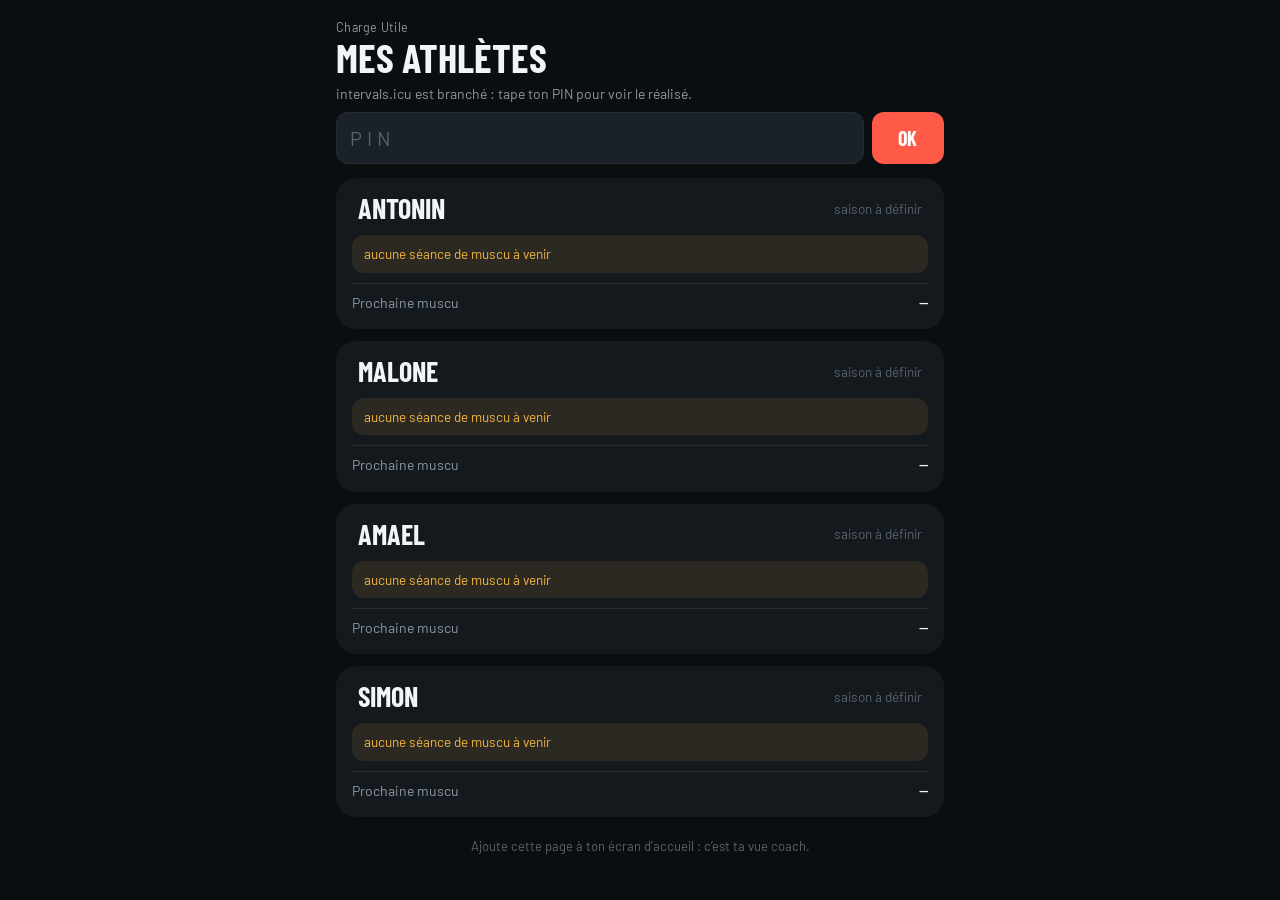
<file: docs/coach.html>
<!doctype html>
<html lang="fr">
<head>
<meta charset="utf-8">
<meta name="viewport" content="width=device-width,initial-scale=1,viewport-fit=cover">
<title>Charge Utile · Coach</title>
<meta name="robots" content="noindex">
<meta name="theme-color" content="#0B0E11">
<meta name="apple-mobile-web-app-capable" content="yes">
<meta name="mobile-web-app-capable" content="yes">
<meta name="apple-mobile-web-app-status-bar-style" content="black-translucent">
<meta name="apple-mobile-web-app-title" content="CU Coach">
<link rel="icon" href="icons/icon-192.png">
<link rel="apple-touch-icon" href="icons/apple-touch-icon.png">
<link rel="stylesheet" href="css/app.css">
<link rel="stylesheet" href="css/coach.css">
</head>
<body class="coach">
<main class="cwrap">
  <header class="chead"><span class="kicker">Charge Utile</span><h1>Mes athlètes</h1><p id="cstate" class="cstate">Chargement…</p></header>
  <section id="clist" class="clist" aria-live="polite"></section>
  <footer class="cfoot" id="cfoot"></footer>
</main>
<div class="toast" id="toast" role="status" aria-live="polite"></div>
<script src="js/saison.js"></script>
<script src="js/coach.js"></script>
</body>
</html>
</file>
<file: docs/css/app.css>
@font-face{font-family:'Barlow';font-style:normal;font-weight:400;font-display:swap;src:url(../fonts/barlow-latin-400-normal.woff2) format('woff2')}
@font-face{font-family:'Barlow';font-style:normal;font-weight:500;font-display:swap;src:url(../fonts/barlow-latin-500-normal.woff2) format('woff2')}
@font-face{font-family:'Barlow';font-style:normal;font-weight:600;font-display:swap;src:url(../fonts/barlow-latin-600-normal.woff2) format('woff2')}
@font-face{font-family:'Barlow Condensed';font-style:normal;font-weight:600;font-display:swap;src:url(../fonts/barlow-condensed-latin-600-normal.woff2) format('woff2')}
@font-face{font-family:'Barlow Condensed';font-style:normal;font-weight:700;font-display:swap;src:url(../fonts/barlow-condensed-latin-700-normal.woff2) format('woff2')}
@font-face{font-family:'JetBrains Mono';font-style:normal;font-weight:500;font-display:swap;src:url(../fonts/jetbrains-mono-latin-500-normal.woff2) format('woff2')}
:root{
  --bg:#0B0E11; --s1:#14191E; --s2:#1B2128; --line:#262D35; --ink:#F2F4F5; --dim:#8E99A3; --faint:#58626C;
  --acc:#FF5A48; --acc-ink:#FFFFFF; --ok:#4CCF88; --warn:#F4B63F;
  --d:"Barlow Condensed","Arial Narrow",system-ui,sans-serif;
  --b:"Barlow",system-ui,-apple-system,"Segoe UI",sans-serif;
  --m:"JetBrains Mono",ui-monospace,Menlo,monospace;
  color-scheme:dark;
}
*{box-sizing:border-box}
[hidden]{display:none!important}
html,body{height:100%}
body{margin:0;background:var(--bg);color:var(--ink);font-family:var(--b);font-size:16px;line-height:1.45;-webkit-font-smoothing:antialiased;padding-inline:0}
button{font:inherit;color:inherit;background:none;border:0;cursor:pointer;-webkit-tap-highlight-color:transparent}
button:focus-visible{outline:2px solid var(--ok);outline-offset:2px}
.shell{min-height:100%;display:flex;flex-direction:column;align-items:center;justify-content:center;gap:10px;padding:16px}
#app{position:relative;width:100%;max-width:430px;height:min(880px, calc(100dvh - 72px));min-height:620px;background:var(--bg);border-radius:28px;overflow:hidden;display:flex;flex-direction:column;border:1px solid var(--line);box-shadow:0 30px 80px rgba(0,0,0,.45)}
@media (max-width:500px){.shell{padding:0;gap:0}#app{max-width:none;height:100dvh;min-height:0;border-radius:0;border:0}.note{display:none}}
.note{font-size:12.5px;color:var(--faint);text-align:center;max-width:430px}
.ico{width:20px;height:20px;stroke:currentColor;fill:none;stroke-width:2;stroke-linecap:round;stroke-linejoin:round;flex:none}

/* header */
.top{padding:calc(env(safe-area-inset-top,0px) + 14px) 16px 10px;display:grid;gap:12px;flex:none}
.segs{display:flex;gap:3px}
.segs i{flex:1;height:4px;border-radius:4px;background:var(--line)}
.segs i.done{background:var(--ink)}
.segs i.now{background:var(--acc)}
.segs i.skip{background:var(--faint)}
.row{display:grid;grid-template-columns:40px 1fr 40px;align-items:center;gap:8px}
.round{width:40px;height:40px;border-radius:50%;display:grid;place-items:center;background:var(--s1);color:var(--dim)}
.round:hover{color:var(--ink)}
.tt{text-align:center;min-width:0}
.kicker{display:block;font-size:12.5px;color:var(--dim);letter-spacing:.02em}
.tt h1{margin:0;font-family:var(--d);font-weight:700;font-size:24px;line-height:1.02;text-transform:uppercase;letter-spacing:.01em;text-wrap:balance;display:-webkit-box;-webkit-line-clamp:2;-webkit-box-orient:vertical;overflow:hidden}

/* stage */
.stage{position:relative;flex:1 1 auto;min-height:220px;background:radial-gradient(120% 90% at 50% 38%, #1E252D 0%, #11161B 60%, #0B0E11 100%);margin:0 12px;border-radius:22px;overflow:hidden;touch-action:none}
.stage canvas{position:absolute;inset:0;width:100%;height:100%;display:block}
.stage .ov{pointer-events:none}
.stage.cam{background:radial-gradient(120% 90% at 50% 40%, #2A2F2A 0%, #151815 70%, #0C0E0C 100%)}
.tempo{position:absolute;left:12px;bottom:12px;display:flex;gap:4px;align-items:center}
.tempo span{font-family:var(--m);font-size:12px;min-width:26px;height:26px;border-radius:7px;display:grid;place-items:center;background:rgba(11,14,17,.6);color:var(--faint);transition:background .15s,color .15s}
.tempo span.on{background:var(--ink);color:var(--bg)}
.tempo em{font-style:normal;font-size:12.5px;color:var(--ink);margin-left:6px;font-weight:500;text-shadow:0 1px 6px rgba(0,0,0,.6)}
.viewbtn{position:absolute;right:10px;bottom:10px;height:32px;padding:0 10px 0 8px;border-radius:9px;background:rgba(11,14,17,.6);display:flex;align-items:center;gap:6px;font-size:12.5px;color:var(--ink)}
.viewbtn .ico{width:16px;height:16px}
.hint{position:absolute;top:12px;left:50%;transform:translateX(-50%);font-size:12px;color:var(--dim);background:rgba(11,14,17,.55);padding:4px 10px;border-radius:99px;transition:opacity .6s;white-space:nowrap}
.camui{position:absolute;inset:0;pointer-events:none}
.camui .corner{position:absolute;width:26px;height:26px;border:3px solid rgba(255,255,255,.8)}
.camui .c1{left:14px;top:14px;border-right:0;border-bottom:0;border-radius:8px 0 0 0}
.camui .c2{right:14px;top:14px;border-left:0;border-bottom:0;border-radius:0 8px 0 0}
.camui .c3{left:14px;bottom:14px;border-right:0;border-top:0;border-radius:0 0 0 8px}
.camui .c4{right:14px;bottom:14px;border-left:0;border-top:0;border-radius:0 0 8px 0}
.rec{position:absolute;top:16px;left:50%;transform:translateX(-50%);display:flex;align-items:center;gap:6px;font-family:var(--m);font-size:13px;background:rgba(0,0,0,.5);padding:4px 10px;border-radius:99px}
.rec i{width:9px;height:9px;border-radius:50%;background:var(--acc);animation:blink 1s infinite}
@keyframes blink{50%{opacity:.25}}
.repcount{position:absolute;right:16px;top:52px;text-align:right;font-family:var(--d);font-weight:700;font-size:44px;line-height:1}
.repcount small{display:block;font-family:var(--b);font-weight:400;font-size:11px;color:var(--dim)}

/* panel */
.panel{flex:none;padding:16px 20px 4px;display:grid;gap:12px}
.presc{display:grid;grid-template-columns:repeat(3,minmax(0,1fr));align-items:end}
.presc > div{padding:0 4px;text-align:center}
.presc > div + div{border-left:1px solid var(--line)}
.presc b{display:block;font-family:var(--d);font-weight:700;font-size:44px;line-height:.95;letter-spacing:-.01em}
.presc span{font-size:12.5px;color:var(--dim)}
.cue{margin:0;text-align:center;font-size:17px;font-weight:500;min-height:25px;transition:opacity .3s}
.last{margin:0;text-align:center;font-size:13px;color:var(--dim)}
.flag{justify-self:center;display:flex;align-items:center;gap:8px;font-size:13.5px;color:var(--ink);background:#2A1D1B;border:1px solid #4A2A25;padding:6px 12px;border-radius:99px}
.flag .ico{color:var(--acc);width:17px;height:17px}

/* bar */
.bar{flex:none;padding:8px 16px calc(env(safe-area-inset-bottom,0px) + 16px);display:grid;gap:8px}
.minor{display:flex;justify-content:center;gap:4px;flex-wrap:nowrap}
.minor button,.mbtn{white-space:nowrap}
@media (max-width:380px){.minor{gap:0}.minor button,.mbtn{padding:0 9px;font-size:13.5px}.mbtn .lg{display:none}}
.minor button{height:36px;padding:0 14px;border-radius:99px;color:var(--dim);font-size:14px;display:flex;align-items:center;gap:6px}
.minor button:hover{color:var(--ink);background:var(--s1)}
.minor .ico{width:16px;height:16px}
.primary{position:relative;height:62px;border-radius:18px;background:var(--acc);color:var(--acc-ink);font-family:var(--d);font-weight:700;font-size:25px;letter-spacing:.03em;text-transform:uppercase;display:flex;align-items:center;justify-content:center;gap:10px;transition:transform .08s, opacity .2s}
.primary:active{transform:scale(.985)}
.primary[disabled]{opacity:.35;cursor:not-allowed}
.primary.light{background:var(--ink);color:var(--bg)}
.pair{display:grid;grid-template-columns:minmax(0,1fr) minmax(0,2.5fr);gap:8px}
.pair.even{grid-template-columns:minmax(0,1fr) minmax(0,1fr)}
.ghost{display:flex;align-items:center;justify-content:center;gap:8px}
.ghost{height:62px;border-radius:18px;background:var(--s1);font-family:var(--d);font-weight:600;font-size:21px;text-transform:uppercase;letter-spacing:.03em}

/* rest / effort */
.timer{position:relative;width:188px;height:188px;justify-self:center}
.timer svg{width:100%;height:100%;transform:rotate(-90deg)}
.timer circle{fill:none;stroke-width:8}
.timer .bgc{stroke:var(--s2)}
.timer .fgc{stroke:var(--ok);stroke-linecap:round;transition:stroke-dashoffset .25s linear}
.timer.effort .fgc{stroke:var(--acc)}
.timer .val{position:absolute;inset:0;display:grid;place-items:center;align-content:center}
.timer .val b{font-family:var(--d);font-weight:700;font-size:62px;line-height:1;font-variant-numeric:tabular-nums}
.timer .val small{font-size:12.5px;color:var(--dim)}
.fb{display:grid;gap:2px;text-align:center}
.fb b{font-family:var(--d);font-size:21px;text-transform:uppercase;letter-spacing:.02em}
.fb span{font-size:14px;color:var(--dim)}
.fb.ok b{color:var(--ok)} .fb.up b{color:var(--warn)} .fb.down b{color:var(--warn)}
.next{display:flex;align-items:center;justify-content:space-between;gap:12px;background:var(--s1);border-radius:14px;padding:12px 14px}
.next small{display:block;font-size:12px;color:var(--dim)}
.next b{font-weight:600}
.next span{font-size:14px;color:var(--dim);text-align:right}

/* intro / done */
.page{flex:1 1 auto;overflow:auto;padding:4px 20px 12px;display:grid;grid-template-columns:minmax(0,1fr);align-content:start;gap:18px}
.hero h2{margin:0;font-family:var(--d);font-weight:700;font-size:40px;line-height:.95;text-transform:uppercase}
.hero p{margin:6px 0 0;color:var(--dim);font-size:14.5px}
.quote{margin:0;padding:12px 14px;background:var(--s1);border-radius:14px;font-size:15px}
.quote small{display:block;color:var(--dim);font-size:12px;margin-bottom:2px}
.facts{display:flex;gap:18px;font-size:14px;color:var(--dim)}
.facts b{display:block;color:var(--ink);font-family:var(--d);font-size:22px;font-weight:600}
.list{display:grid;gap:0;margin:0;padding:0;list-style:none}
.list li{display:flex;justify-content:space-between;align-items:baseline;gap:12px;padding:12px 0;border-top:1px solid var(--line)}
.list li:first-child{border-top:0}
.list li span:first-child{font-weight:500}
.list li span:last-child{color:var(--dim);font-size:14px;white-space:nowrap;font-variant-numeric:tabular-nums}
.rpegrid{display:grid;grid-template-columns:repeat(5,minmax(0,1fr));gap:6px}
.rpegrid button{height:50px;border-radius:12px;background:var(--s1);font-family:var(--d);font-weight:700;font-size:24px}
.rpegrid button.on{background:var(--ink);color:var(--bg)}
.legend{font-size:14px;color:var(--dim);text-align:center;min-height:21px;margin:0}
.results{display:grid;gap:0;margin:0;padding:0;list-style:none}
.results li{display:grid;grid-template-columns:24px 1fr auto;gap:10px;align-items:center;padding:11px 0;border-top:1px solid var(--line)}
.results li:first-child{border-top:0}
.results .st{width:22px;height:22px;border-radius:50%;display:grid;place-items:center;font-size:13px;font-weight:700}
.results .st.ok{background:rgba(76,207,136,.15);color:var(--ok)}
.results .st.wa{background:rgba(244,182,63,.15);color:var(--warn)}
.results b{font-weight:500}
.results span{color:var(--dim);font-size:14px;text-align:right}
.spin{width:44px;height:44px;border-radius:50%;border:4px solid var(--s2);border-top-color:var(--ok);animation:sp 1s linear infinite;justify-self:center}
@keyframes sp{to{transform:rotate(360deg)}}

/* sheet */
.scrim{position:absolute;inset:0;background:rgba(0,0,0,.55);opacity:0;transition:opacity .25s;z-index:10}
.scrim.show{opacity:1}
.sheet{position:absolute;left:0;right:0;bottom:0;z-index:11;background:var(--s1);border-radius:24px 24px 0 0;padding:10px 20px calc(env(safe-area-inset-bottom,0px) + 20px);transform:translateY(105%);transition:transform .28s cubic-bezier(.2,.8,.2,1);max-height:86%;overflow:auto}
.sheet.show{transform:none}
.grab{width:40px;height:4px;border-radius:4px;background:var(--line);margin:0 auto 14px}
.sheet h3{margin:0;font-family:var(--d);font-weight:700;font-size:28px;text-transform:uppercase;line-height:1}
.sheet .sub{margin:4px 0 16px;color:var(--dim);font-size:14.5px}
.rpe5{display:grid;grid-template-columns:repeat(6,minmax(0,1fr));gap:5px}
.rpe5 button{border-radius:14px;background:var(--s2);padding:12px 2px 10px;display:grid;gap:2px;justify-items:center}
.rpe5 button b{font-family:var(--d);font-size:30px;line-height:1}
.rpe5 button span{font-size:11px;color:var(--dim);line-height:1.2;text-align:center}
.rpe5 button.target{box-shadow:inset 0 0 0 2px var(--ok)}
.rpe5 button:hover{background:var(--line)}
.textlink{display:block;margin:14px auto 0;color:var(--dim);font-size:14px;text-decoration:underline;text-underline-offset:3px}
.opts{display:grid;gap:8px}
.opt{display:flex;justify-content:space-between;align-items:center;gap:12px;text-align:left;background:var(--s2);border-radius:14px;padding:14px 16px}
.opt b{display:block;font-weight:600}
.opt span{font-size:13.5px;color:var(--dim)}
.opt .ico{color:var(--dim)}
.chips{display:flex;flex-wrap:wrap;gap:6px}
.chips button{height:38px;padding:0 14px;border-radius:99px;background:var(--s2);font-size:14.5px}
.chips button.on{background:var(--ink);color:var(--bg)}
.scale{display:grid;grid-template-columns:repeat(11,minmax(0,1fr));gap:3px}
.scale button{height:40px;border-radius:9px;background:var(--s2);font-family:var(--m);font-size:13px}
.scale button.on{background:var(--ink);color:var(--bg)}
.lbl{font-size:12.5px;color:var(--dim);margin:16px 0 8px;text-transform:uppercase;letter-spacing:.08em}
.advice{margin-top:14px;border-radius:14px;padding:12px 14px;background:var(--s2);font-size:14.5px}
.advice b{display:block;font-family:var(--d);font-size:19px;text-transform:uppercase}
.advice.g b{color:var(--ok)} .advice.o b{color:var(--warn)} .advice.r b{color:var(--acc)}
.sheet .actions{display:grid;gap:8px;margin-top:14px}
.sheet .actions .primary,.sheet .actions .ghost{height:54px;font-size:21px}
.info h4{margin:18px 0 4px;font-size:12.5px;color:var(--dim);text-transform:uppercase;letter-spacing:.08em;font-weight:600}
.info p{margin:0;font-size:15.5px}
.rpetab{width:100%;border-collapse:collapse;font-size:14.5px;margin-top:4px}
.rpetab td{padding:6px 0;border-top:1px solid var(--line)}
.rpetab td:first-child{font-family:var(--d);font-weight:700;font-size:20px;width:48px}
.rpetab tr.t td{color:var(--ok)}
.stepper{display:flex;align-items:center;justify-content:center;gap:18px;margin:6px 0}
.stepper button{width:54px;height:54px;border-radius:50%;background:var(--s2);font-size:26px}
.stepper b{font-family:var(--d);font-size:54px;min-width:70px;text-align:center}
.toast{position:absolute;left:50%;bottom:170px;transform:translate(-50%,10px);background:var(--ink);color:var(--bg);padding:8px 14px;border-radius:99px;font-size:14px;font-weight:500;opacity:0;transition:opacity .2s, transform .2s;z-index:20;white-space:nowrap;pointer-events:none}
.toast.show{opacity:1;transform:translate(-50%,0)}
.fallback{position:absolute;inset:0;display:grid;place-items:center;color:var(--dim);font-size:14px;text-align:center;padding:20px}
@media (prefers-reduced-motion:reduce){.sheet,.scrim,.toast{transition:none}}
@media (max-height:700px){.presc b{font-size:36px}.primary{height:54px}.timer{width:150px;height:150px}.timer .val b{font-size:50px}}

/* ===== v2 : mouvement ===== */
:root{--spring:cubic-bezier(.34,1.56,.64,1);--out:cubic-bezier(.16,1,.3,1)}
.round{transition:opacity .3s var(--out), transform .3s var(--spring), color .2s}
.round.off{opacity:0;transform:scale(.6);pointer-events:none}
.round:active{transform:scale(.9)}
.primary,.ghost,.go,.opt,.chips button,.rpe5 button,.rpegrid button,.scale button,.minor button,.viewbtn,.stepper button{transition:transform .35s var(--spring), background-color .2s, color .2s, box-shadow .3s, opacity .2s}
.primary:active,.ghost:active,.go:active,.opt:active,.chips button:active,.rpe5 button:active,.rpegrid button:active,.scale button:active,.minor button:active,.stepper button:active{transform:scale(.95);transition-duration:.08s}
.primary:hover:not([disabled]){box-shadow:0 8px 24px rgba(255,90,72,.28)}
.segs i{transition:background-color .5s var(--out), transform .4s var(--spring)}
.segs i.now{animation:segpulse 1.8s ease-in-out infinite}
@keyframes segpulse{50%{opacity:.55}}
.segs i.done{transform:scaleY(1.25)}

/* bouton GO */
.go{position:relative;overflow:hidden;height:62px;border-radius:18px;border:0;color:#062012;
  background:linear-gradient(120deg,#35D07F 0%,#6BE38F 45%,#B9F25E 100%);
  font-family:var(--d);font-weight:700;font-size:clamp(19px,5.4vw,25px);letter-spacing:.02em;text-transform:uppercase;white-space:nowrap;padding:0 10px;
  display:flex;align-items:center;justify-content:center;gap:8px;box-shadow:0 6px 22px rgba(76,207,136,.25)}
.go .ico{width:20px;height:20px}
.go span{overflow:hidden;text-overflow:ellipsis}
.go::after{content:"";position:absolute;top:0;bottom:0;width:40%;left:-60%;background:linear-gradient(100deg,transparent,rgba(255,255,255,.55),transparent);transform:skewX(-18deg);animation:sheen 3.2s var(--out) infinite}
@keyframes sheen{0%,55%{left:-60%}100%{left:130%}}
.go:hover{box-shadow:0 10px 30px rgba(76,207,136,.42);transform:translateY(-1px)}
.go:hover .ico{animation:zap .5s var(--spring)}
@keyframes zap{40%{transform:scale(1.35) rotate(-10deg)}}
.go.urgent{animation:urgent 1s ease-in-out infinite}
@keyframes urgent{0%,100%{box-shadow:0 0 0 0 rgba(107,227,143,.55)}60%{box-shadow:0 0 0 12px rgba(107,227,143,0)}}

/* entrées */
.rise{animation:rise .55s var(--out) both;animation-delay:calc(var(--i,0) * 45ms)}
@keyframes rise{from{opacity:0;transform:translateY(14px) scale(.985)}}
.pop{animation:popk .45s var(--spring)}
@keyframes popk{0%{transform:scale(.9)}60%{transform:scale(1.06)}100%{transform:none}}
.tick{animation:tickk .5s var(--spring)}
@keyframes tickk{0%{transform:scale(1.25);color:var(--warn)}100%{transform:none}}
.bumpUp{animation:bump .9s var(--spring)} .bumpDown{animation:bump .9s var(--spring)}
.bumpUp{color:var(--ok)} .bumpDown{color:var(--warn)}
@keyframes bump{0%{transform:scale(.7)}50%{transform:scale(1.18)}100%{transform:none}}
#gl.fadein{animation:fadein .5s var(--out)}
@keyframes fadein{from{opacity:0;transform:scale(.96)}}
.slidein{animation:slidein .45s var(--out)}
@keyframes slidein{from{opacity:0;transform:translateY(8px)}}
.reveal{animation:reveal .45s var(--out)}
@keyframes reveal{from{opacity:0;transform:translateY(10px)}}
.cue{transition:opacity .28s, transform .28s var(--out)}
.cue.out{opacity:0;transform:translateY(-6px)}
.motiv{margin:0;text-align:center;font-family:var(--d);font-weight:700;font-size:22px;text-transform:uppercase;letter-spacing:.02em;color:var(--acc);min-height:32px}
.okc{color:var(--ok)}
#tv{display:inline-block}
.presc small{display:block;font-size:11.5px;color:var(--faint);margin-top:1px}
.gear{margin:0;font-size:13.5px;color:var(--dim)}

/* récup + analyse */
.timer.small{width:150px;height:150px}
.timer.small .val b{font-size:50px}
.ana{display:flex;align-items:center;gap:12px;background:var(--s1);border-radius:14px;padding:10px 14px}
.ana b{display:block;font-weight:600;font-size:14.5px}
.ana span{font-size:13px;color:var(--dim)}
.spin.sm{width:22px;height:22px;border-width:3px;flex:none}
.results.compact{background:var(--s1);border-radius:14px;padding:2px 14px}
.results.compact li{padding:8px 0;grid-template-columns:22px auto 1fr}
.results.compact b{font-size:14px}.results.compact span{font-size:13px}

/* check animé */
.big-ok{width:68px;height:68px}
.big-ok svg{width:100%;height:100%}
.big-ok .c{fill:rgba(76,207,136,.13);stroke:var(--ok);stroke-width:2.5;stroke-dasharray:151;stroke-dashoffset:151;animation:draw .7s var(--out) forwards}
.big-ok .k{fill:none;stroke:var(--ok);stroke-width:4;stroke-linecap:round;stroke-linejoin:round;stroke-dasharray:40;stroke-dashoffset:40;animation:draw .45s .45s var(--out) forwards}
@keyframes draw{to{stroke-dashoffset:0}}

/* feuilles : ressort */
.scrim{backdrop-filter:blur(3px);-webkit-backdrop-filter:blur(3px);transition:opacity .35s var(--out)}
.sheet{transition:transform .5s cubic-bezier(.22,1.18,.36,1)}
.opt .lv{font-style:normal;font-size:12px;font-weight:600;padding:4px 9px;border-radius:99px;white-space:nowrap}
.lv.eq{background:rgba(76,207,136,.14);color:var(--ok)}
.lv.easy{background:rgba(244,182,63,.14);color:var(--warn)}
.lv.back{background:var(--line);color:var(--ink)}
.chips.col{flex-direction:column;align-items:stretch}
.chips.col button{text-align:left;border-radius:12px;height:auto;padding:11px 14px}
.chips button.soft{background:transparent;box-shadow:inset 0 0 0 1px var(--line)}
.chips button.soft.on{background:var(--ink);box-shadow:none}
.field{width:100%;margin-top:8px;background:var(--s2);border:1px solid var(--line);border-radius:12px;color:var(--ink);font:inherit;font-size:15px;padding:11px 13px;resize:vertical}
.field:focus{outline:none;border-color:var(--ok);box-shadow:0 0 0 3px rgba(76,207,136,.18)}
.field::placeholder{color:var(--faint)}
.scalelbl{display:flex;justify-content:space-between;font-size:11.5px;color:var(--faint);margin-top:4px}
.lbl em{font-style:normal;text-transform:none;letter-spacing:0;color:var(--faint)}
.q .lbl{margin-top:18px}
.rule{margin:12px 0 0;font-size:13.5px;color:var(--dim)}
.ghost.small{height:44px;font-size:17px;width:100%;margin-top:10px}
.toast{transition:opacity .25s, transform .45s var(--spring)}
@media (prefers-reduced-motion:reduce){.go::after,.segs i.now,.go.urgent{animation:none}}

/* ===== v3 ===== */
.segs{gap:4px}
.segs i{position:relative;overflow:hidden;background:var(--line)}
.segs i b{position:absolute;inset:0 auto 0 0;width:0;background:var(--ink);border-radius:4px;transition:width .6s var(--out)}
.segs i.now b{background:var(--acc)}
.segs i.now{animation:none;box-shadow:0 0 0 1px rgba(255,90,72,.35)}
.segs i.done{transform:none}
.presc.two{grid-template-columns:repeat(2,minmax(0,1fr))}
.presc b.sm{font-size:22px;line-height:1.05;padding-top:4px}
.presc b.word{font-size:clamp(20px,6.2vw,28px);line-height:1.1;padding-top:8px;overflow:hidden;text-overflow:ellipsis}
.presc em.todo{display:block;font-style:normal;color:var(--warn);font-size:11px}
.tagline{font-family:var(--d);font-weight:600;letter-spacing:.04em;text-transform:uppercase;color:var(--acc)!important;margin-top:8px!important}
.hero h2{font-size:54px}
.quote small{display:block;margin:6px 0 0;color:var(--dim);font-size:12.5px}
.quote small::before{content:"— "}
.blocks{list-style:none;margin:0;padding:0;display:grid;gap:10px}
.blocks li{display:grid;grid-template-columns:30px 1fr;gap:12px;align-items:start}
.blocks i{font-style:normal;width:30px;height:30px;border-radius:50%;background:var(--s1);display:grid;place-items:center;font-family:var(--d);font-weight:700;color:var(--dim)}
.blocks b{display:block;font-weight:600}
.blocks span{font-size:13.5px;color:var(--dim)}
.bsum{margin:0;text-align:center;color:var(--dim);font-size:14.5px}
.list.tight li{padding:9px 0;font-size:15px}
.list.tight li span:last-child{font-size:13px;text-align:right;white-space:normal}
.timer.cardio .fgc{stroke:#5AA9FF}
.timer.free .fgc{stroke:var(--ok)}
.timer.trans .fgc{stroke:#B9F25E}
.timer.small.trans .val b{font-size:50px}
.rpe5.c4{grid-template-columns:repeat(4,minmax(0,1fr))}
.rpe5.c5{grid-template-columns:repeat(5,minmax(0,1fr))}
.rpe5.c6{grid-template-columns:repeat(6,minmax(0,1fr))}
.rpe5 button span{font-size:11px}

/* ===== v5 : web-app ===== */
html,body{overscroll-behavior:none}
#app{height:min(900px, calc(100dvh - 40px))}
@media (max-width:500px){#app{height:100dvh}}
@media (display-mode: standalone){.shell{padding:0}#app{max-width:none;height:100dvh;border-radius:0;border:0}.note{display:none}}
#app.home .segs{display:none}
.stage{transition:flex-basis .5s var(--out), margin .5s var(--out)}
.panel{transition:padding .4s var(--out)}
/* plein écran pendant la série */
#app.live .top{padding-bottom:6px}
#app.live .stage{flex:1 1 auto;margin:0 8px}
#app.live .panel{padding:8px 20px 0}
#app.live .panel .timer{position:absolute;top:84px;right:18px;width:112px;height:112px;z-index:3}
#app.live .panel .timer .val b{font-size:40px}
#app.live .panel .timer .val small{font-size:10.5px}
#app.live .viewbtn,#app.live .hint{display:none}
.cue.big{font-size:19px}
.hud{position:absolute;inset:0;pointer-events:none;z-index:2}
.hud.idle{top:auto}
.tchips{position:absolute;left:12px;bottom:12px;display:flex;gap:4px;align-items:center}
.tchips span{font-family:var(--m);font-size:12px;min-width:26px;height:26px;border-radius:7px;display:grid;place-items:center;background:rgba(11,14,17,.6);color:var(--faint);transition:background .15s,color .15s}
.tchips span.on{background:var(--ink);color:var(--bg)}
.tchips em{font-style:normal;font-size:12.5px;color:var(--ink);margin-left:6px;font-weight:500;text-shadow:0 1px 6px rgba(0,0,0,.6)}
.hreps{position:absolute;left:16px;top:12px;display:grid;grid-template-columns:auto auto;align-items:baseline;column-gap:6px;text-shadow:0 2px 12px rgba(0,0,0,.6)}
.hreps b{font-family:var(--d);font-weight:700;font-size:clamp(72px,24vw,112px);line-height:.9;font-variant-numeric:tabular-nums}
.hreps span{font-family:var(--d);font-weight:600;font-size:clamp(26px,8vw,38px);color:var(--dim)}
.hreps small{grid-column:1/-1;font-size:13px;color:var(--dim);letter-spacing:.04em;text-transform:uppercase}
.hload{position:absolute;right:14px;top:14px;font-family:var(--d);font-weight:700;font-size:24px;background:rgba(11,14,17,.6);padding:4px 10px;border-radius:10px}
.hud.timed .hreps,.hud.timed .htap,.hud.timed .hload{display:none}
.hlead{position:absolute;inset:0;display:grid;place-items:center;font-family:var(--d);font-weight:700;font-size:clamp(120px,42vw,200px);color:#fff;text-shadow:0 6px 40px rgba(0,0,0,.6);pointer-events:none}
.hlead:empty{display:none}
.hphase{position:absolute;left:0;right:0;bottom:18px;display:flex;justify-content:center;align-items:baseline;gap:14px;text-shadow:0 2px 14px rgba(0,0,0,.7)}
.hphase b{font-family:var(--d);font-weight:700;font-size:clamp(40px,13vw,64px);text-transform:uppercase;letter-spacing:.02em;line-height:1}
.hphase i{font-style:normal;font-family:var(--d);font-weight:700;font-size:clamp(52px,17vw,84px);line-height:1;min-width:.7em;text-align:center;font-variant-numeric:tabular-nums}
.hphase[data-ph="0"] b,.hphase[data-ph="0"] i{color:#7FB8FF}
.hphase[data-ph="1"] b,.hphase[data-ph="1"] i{color:var(--warn)}
.hphase[data-ph="2"] b,.hphase[data-ph="2"] i{color:#B9F25E}
.hphase[data-ph="3"] b{color:var(--dim)}
.htap{position:absolute;left:50%;transform:translateX(-50%);bottom:98px;white-space:nowrap;text-align:center;font-size:13.5px;color:var(--ink);background:rgba(11,14,17,.62);padding:5px 12px;border-radius:99px;opacity:0;transition:opacity .4s}
.stage.guided .htap{opacity:.85}
.stage.reached .htap{opacity:1;color:#062012;background:var(--ok);font-family:var(--d);font-weight:700;font-size:24px;text-transform:uppercase;padding:6px 16px}
.stage.reached{box-shadow:inset 0 0 0 3px var(--ok)}
.phasein{animation:phasein .28s var(--out)}
@keyframes phasein{from{opacity:.2;transform:translateY(8px) scale(.96)}}
.primary.urgent{animation:urgent 1s ease-in-out infinite}
/* caméra */
#camv{position:absolute;inset:0;width:100%;height:100%;object-fit:cover;z-index:1;background:#000}
.stage.camon #gl{opacity:0}
.stage.recording::after{content:"REC";position:absolute;top:14px;right:14px;z-index:3;font-family:var(--m);font-size:12px;background:var(--acc);color:#fff;padding:3px 8px;border-radius:6px;animation:blink 1s infinite}
.stage.camon .hload{display:none}
/* accueil */
.slist{display:grid;gap:8px}
.scard{display:flex;align-items:center;justify-content:space-between;gap:12px;text-align:left;background:var(--s1);border-radius:18px;padding:16px 16px 16px 18px;transition:transform .35s var(--spring), background-color .2s}
.scard:active{transform:scale(.98)}
.scard small{display:block;font-size:12.5px;color:var(--acc);font-weight:600;letter-spacing:.02em}
.scard b{display:block;font-family:var(--d);font-weight:700;font-size:30px;line-height:1.02;text-transform:uppercase;margin:2px 0}
.scard span{font-size:13.5px;color:var(--dim)}
.scard .ico{color:var(--dim)}
.scard.first{background:linear-gradient(135deg,#1F262E,#161B21);box-shadow:inset 0 0 0 1px #2E3640}
.resume{display:flex;align-items:center;gap:14px;text-align:left;background:rgba(76,207,136,.12);border-radius:16px;padding:14px 16px;color:var(--ink)}
.resume .ico{color:var(--ok);width:26px;height:26px}
.resume b{display:block}.resume span{font-size:13px;color:var(--dim)}
.install{display:grid;gap:4px;background:var(--s1);border-radius:16px;padding:14px 16px;border:1px dashed var(--line)}
.install span{font-size:13.5px;color:var(--dim)}
.ico.sm{width:15px;height:15px;vertical-align:-2px}
.foot{display:flex;justify-content:center;gap:18px;flex-wrap:wrap}
.foot .textlink{margin:0}
.field.code{font-family:var(--m);font-size:22px;text-align:center;letter-spacing:.08em;height:60px}
.warn{margin:0;color:var(--warn);font-size:14.5px}
/* genou */
.knee{background:var(--s1);border-radius:16px;padding:4px 14px 14px}
.knee .lbl{margin:12px 0 10px;display:flex;align-items:center;gap:6px}
.kbtn{display:grid;grid-template-columns:repeat(3,minmax(0,1fr));gap:6px}
.kbtn button{height:52px;border-radius:12px;background:var(--s2);font-weight:600;font-size:15px}
.kbtn button.on[data-k="ok"]{background:var(--ok);color:#062012}
.kbtn button.on[data-k="gene"]{background:var(--warn);color:#241800}
.kbtn button.on[data-k="mal"]{background:var(--acc);color:#fff}
.kadv{margin:10px 0 0;font-size:13.5px;color:var(--dim)}
.go[disabled]{opacity:.35;filter:grayscale(.6);cursor:not-allowed}
.go.wait::after{display:none}
/* outils sous l'exo */
.mbtn{height:36px;padding:0 14px;border-radius:99px;color:var(--dim);font-size:14px;display:flex;align-items:center;gap:6px;text-decoration:none}
.mbtn:hover{color:var(--ink);background:var(--s1)}
.mbtn .ico{width:16px;height:16px}
/* ressenti pendant la récup */
.rpecard{background:var(--s1);border-radius:18px;padding:12px 12px 10px;display:grid;gap:4px}
.rq{margin:0;text-align:center;font-family:var(--d);font-weight:700;font-size:23px;text-transform:uppercase;line-height:1.05}
.rsub{margin:0 0 6px;text-align:center;font-size:13px;color:var(--dim)}
.rpecard .rpe5 button{background:var(--s2)}
.rpe5.words button{padding:14px 6px}
.rpe5.words button span{font-size:13.5px;color:var(--ink);font-weight:500}
.rpecard .textlink{margin:6px auto 0}
.sendvid{height:50px;border-radius:14px;background:rgba(76,207,136,.14);color:var(--ok);font-weight:600;display:flex;align-items:center;justify-content:center;gap:8px}
/* fin */
.todo2{display:grid;gap:4px;background:rgba(90,169,255,.12);border-radius:16px;padding:14px 16px}
.todo2 b{font-family:var(--d);font-size:21px;text-transform:uppercase}
.todo2 span{font-size:14.5px;color:var(--ink)}
.recap{margin:0;white-space:pre-wrap;font-family:var(--m);font-size:12.5px;line-height:1.5;background:var(--s1);border-radius:14px;padding:12px 14px;color:var(--dim)}
.info ul{margin:4px 0 0;padding-left:18px;font-size:15px}
.info .muscles{color:#FF8A57;font-weight:600;font-size:14px}
.linkbtn{display:flex;align-items:center;justify-content:center;gap:8px;text-decoration:none;color:var(--ink)}
.ghost.small{display:flex;align-items:center;justify-content:center;gap:8px}

.pulse{animation:pulsek .35s var(--spring)}
@keyframes pulsek{0%{transform:scale(1.18)}100%{transform:none}}
.hphase.lbl2 b{font-size:clamp(28px,8.5vw,44px);color:var(--ink)}
.hbreath{position:absolute;left:12px;right:12px;top:auto;bottom:140px;margin:auto;width:max-content;max-width:calc(100% - 24px);text-align:center;font-size:13px;color:#BFE3FF;background:rgba(11,14,17,.62);padding:5px 12px;border-radius:12px;line-height:1.3}
.hud.timed .hbreath{bottom:96px}
.stage.reached .hbreath{display:none}
.hphase.alert b{color:var(--warn)!important}
.breathline{margin:0;text-align:center;font-size:13.5px;color:#9CCBF0}
.lvline{margin:0;text-align:center;font-size:12.5px;color:var(--warn);font-weight:600;letter-spacing:.03em;text-transform:uppercase}
/* récup */
.recupbtn{display:flex;align-items:center;justify-content:space-between;gap:12px;text-align:left;border-radius:18px;padding:16px 16px 16px 18px;background:linear-gradient(135deg,rgba(90,169,255,.16),rgba(76,207,136,.10));box-shadow:inset 0 0 0 1px rgba(90,169,255,.25)}
.recupbtn b{display:block;font-family:var(--d);font-weight:700;font-size:24px;text-transform:uppercase;line-height:1.05}
.recupbtn span{font-size:13.5px;color:var(--dim)}
.recupbtn .ico{color:#9CCBF0}
.rgroup{display:grid;gap:0}
.rgroup .lbl{margin:4px 0 8px}
.kbtn.three{grid-template-columns:repeat(3,minmax(0,1fr))}
.kbtn.four{grid-template-columns:repeat(4,minmax(0,1fr))}
.kbtn button.on{background:var(--ink);color:var(--bg)}
.bcards{display:grid;gap:8px}
.bcard{display:grid;gap:3px;text-align:left;background:var(--s1);border-radius:14px;padding:12px 14px}
.bcard b{font-weight:600}
.bcard span{font-size:13px;color:var(--dim)}
.bcard.on{box-shadow:inset 0 0 0 2px #5AA9FF}
.breath{display:grid;gap:14px;justify-items:center;padding-top:10px}
.bring{position:relative;width:min(78vw,300px);aspect-ratio:1;border-radius:50%;display:grid;place-items:center;background:radial-gradient(circle,rgba(90,169,255,.08),transparent 70%);box-shadow:inset 0 0 0 2px var(--line)}
.bball{position:absolute;inset:0;border-radius:50%;background:radial-gradient(circle at 40% 35%,#8CC6FF,#2F6FB8 70%);transform:scale(.45);transition:transform .08s linear;opacity:.9}
.btxt{position:relative;display:grid;justify-items:center;text-align:center;text-shadow:0 2px 10px rgba(0,0,0,.5);padding:0 18px}
.btxt b{font-family:var(--d);font-weight:700;font-size:30px;text-transform:uppercase;line-height:1.05}
.btxt span{font-family:var(--d);font-weight:700;font-size:44px}
.bleft{margin:0;font-family:var(--m);color:var(--dim)}
.reco{display:grid;gap:8px;background:var(--s1);border-radius:16px;padding:12px 14px}
.recoin{display:flex;align-items:center;gap:10px}
.recoin label{font-size:14px;color:var(--dim)}
.recoin .field{margin:0;width:90px;text-align:center}
.recolist{margin:4px 0 0;padding-left:16px;display:grid;gap:6px;font-size:14px}
.recolist b{font-weight:600}
.textlink.inline{display:inline;margin:0;font-size:inherit;color:#9CCBF0}
.src summary{font-size:12.5px;color:var(--dim);cursor:pointer}
.src p{font-size:12.5px;color:var(--faint);margin:6px 0 0}

/* ===== v5.1 : défilement et réglages des sons ===== */
/* tout écran trop long défile, et le bouton d'action reste toujours atteignable */
.panel{flex:0 1 auto;min-height:0;overflow-y:auto;overscroll-behavior:contain;-webkit-overflow-scrolling:touch}
#app.live .panel{overflow:visible}
.page,.panel{scrollbar-width:none}
.page::-webkit-scrollbar,.panel::-webkit-scrollbar{width:0;height:0}
#app.more::after{content:'';position:absolute;left:0;right:0;bottom:var(--barh,0px);height:64px;pointer-events:none;z-index:4;
  background:linear-gradient(to top, var(--bg) 12%, rgba(11,14,17,.8) 45%, transparent)}
#app.more .bar{position:relative;z-index:5}
.scrolldown{position:absolute;right:12px;z-index:6;display:grid;place-items:center;
  width:30px;height:30px;border-radius:50%;background:var(--s2);color:var(--ink);box-shadow:0 6px 18px rgba(0,0,0,.5);
  animation:bob 1.6s ease-in-out infinite;opacity:0;transition:opacity .25s;pointer-events:none}
#app.more .scrolldown{opacity:1;pointer-events:auto}
@keyframes bob{0%,100%{transform:translateY(0)}50%{transform:translateY(4px)}}
/* réglages des sons */
.swlist{display:grid;gap:8px;margin-bottom:14px}
.swrow{display:flex;align-items:center;justify-content:space-between;gap:14px;text-align:left;background:var(--s2);border-radius:14px;padding:12px 14px}
.swrow b{display:block;font-weight:600}
.swrow span{display:block;font-size:13px;color:var(--dim);line-height:1.3}
.swrow .sw{flex:none;width:46px;height:28px;border-radius:99px;background:var(--line);position:relative;transition:background .2s}
.swrow .sw::after{content:'';position:absolute;top:3px;left:3px;width:22px;height:22px;border-radius:50%;background:var(--faint);transition:transform .2s,background .2s}
.swrow.on .sw{background:rgba(76,207,136,.3)}
.swrow.on .sw::after{transform:translateX(18px);background:var(--ok)}
.recoin{justify-content:space-between}
.recoin label{line-height:1.25}
.recoin label em{display:block;font-style:normal;font-size:12px;color:var(--faint)}
/* la séance en détail */
.detailbtn{display:flex;align-items:center;justify-content:space-between;gap:12px;text-align:left;background:var(--s1);border-radius:16px;padding:14px 16px;color:var(--ink)}
.detailbtn b{display:block;font-weight:600}
.detailbtn span{display:block;font-size:13px;color:var(--dim)}
.dblock{display:grid;gap:4px}
.dhead{display:flex;align-items:center;gap:8px;margin:0;font-family:var(--d);font-weight:700;font-size:21px;text-transform:uppercase;letter-spacing:.01em}
.dhead i{font-style:normal;font-family:var(--b);font-size:12px;font-weight:600;width:22px;height:22px;border-radius:50%;background:var(--s2);color:var(--dim);display:grid;place-items:center}
.dsum{margin:0;font-size:13px;color:var(--dim)}
.dnote{margin:2px 0 0;font-size:14px;color:var(--ink)}
.dlist{list-style:none;margin:8px 0 0;padding:0;display:grid;gap:10px}
.dlist li{background:var(--s1);border-radius:14px;padding:10px 12px;display:grid;gap:2px}
.dlist b{font-weight:600}
.dlist span{font-size:14.5px;color:var(--ink)}
.dlist em{font-style:normal;font-size:13px;color:var(--warn)}
.dlist u{text-decoration:none;font-size:13px;color:var(--dim)}
/* écran d'installation et état hors-ligne */
.steps{list-style:none;counter-reset:st;margin:0;padding:0;display:grid;gap:10px}
.steps li{counter-increment:st;position:relative;padding:12px 14px 12px 46px;background:var(--s1);border-radius:14px;font-size:15px;line-height:1.35}
.steps li::before{content:counter(st);position:absolute;left:12px;top:12px;width:24px;height:24px;border-radius:50%;background:var(--ink);color:var(--bg);font-family:var(--d);font-weight:700;font-size:14px;display:grid;place-items:center}
.okline{margin:0;font-size:13.5px;color:var(--ok);display:flex;align-items:center;gap:6px}
.waitline{margin:0;font-size:13.5px;color:var(--dim)}
/* tests de la batterie */
.panel.tpanel{overflow:auto;max-height:52vh;padding-bottom:10px;-webkit-overflow-scrolling:touch}
.tmes{margin:0;font-size:14.5px;color:var(--dim);text-align:center;line-height:1.35}
.tmes b{color:var(--ink);font-weight:600}
.tsteps{list-style:none;counter-reset:st;margin:0;padding:0;display:grid;gap:6px}
.tsteps li{counter-increment:st;position:relative;padding:0 0 0 30px;font-size:15px;line-height:1.35}
.tsteps li::before{content:counter(st);position:absolute;left:0;top:0;width:21px;height:21px;border-radius:50%;background:var(--s2);color:var(--ink);font-family:var(--d);font-weight:700;font-size:13px;display:grid;place-items:center}
.tmont{margin:0;display:flex;gap:8px;align-items:flex-start;font-size:14px;line-height:1.35;background:#16222B;border:1px solid #23394A;border-radius:12px;padding:9px 11px}
.tmont .ico{flex:none;color:#5AA9FF;margin-top:1px}
.tstop{margin:0;font-size:13px;color:var(--dim);line-height:1.35}
.tstop b{color:var(--warn);font-weight:600;margin-right:4px}
.tmat{margin:0;display:flex;flex-wrap:wrap;gap:5px;justify-content:center}
.tmat span{font-size:12px;color:var(--dim);background:var(--s1);border-radius:99px;padding:4px 10px}
.tin{display:grid;grid-template-columns:1fr 46px 92px 46px;align-items:center;gap:6px}
.tin label{font-weight:600;font-size:15.5px;line-height:1.2}
.tin label em{display:block;font-style:normal;font-weight:400;font-size:12px;color:var(--faint)}
.tin .field{margin:0;text-align:center;font-family:var(--d);font-size:26px;font-weight:700;padding:6px 4px}
.tpm{width:46px;height:46px;border-radius:50%;background:var(--s2);font-size:24px}
.tang{display:flex;align-items:baseline;justify-content:center;gap:2px}
.tang b{font-family:var(--d);font-weight:700;font-size:88px;line-height:.9;font-variant-numeric:tabular-nums}
.tang span{font-family:var(--d);font-size:40px;color:var(--dim)}
.tstat{margin:0;text-align:center;font-family:var(--d);font-size:22px;font-weight:600;text-transform:uppercase;letter-spacing:.02em}
.tapzone{position:absolute;inset:0;z-index:60;background:#0B0E11;display:grid;place-items:center;touch-action:manipulation;user-select:none;-webkit-user-select:none}
.tzin{display:grid;justify-items:center;gap:6px;text-align:center;padding:24px}
.tzin small{font-size:15px;color:var(--dim);text-transform:uppercase;letter-spacing:.08em}
.tzin b{font-family:var(--d);font-weight:700;font-size:min(46vw,210px);line-height:.9;font-variant-numeric:tabular-nums}
.tzin span{font-family:var(--d);font-size:42px;font-weight:700;text-transform:uppercase;color:var(--acc)}
.tzin em{font-style:normal;font-size:14px;color:var(--faint);margin-top:18px}
.tramp{list-style:none;margin:0;padding:0;display:grid;gap:6px}
.tramp li{display:flex;align-items:center;gap:10px;background:var(--s1);border-radius:12px;padding:9px 12px;color:var(--dim)}
.tramp li b{font-family:var(--d);font-size:24px;color:var(--ink);min-width:88px}
.tramp li .ico{margin-left:auto;color:var(--ok)}
.tramp li.ok{opacity:.55}
.tramp li.now{box-shadow:inset 0 0 0 2px var(--ok);color:var(--ink)}
.tramp li.test b{color:var(--acc)}
.tcheck{display:flex;align-items:center;gap:10px;text-align:left;background:var(--s1);border-radius:12px;padding:11px 12px;font-size:14.5px;color:var(--dim)}
.tcheck .ico{flex:none;width:22px;height:22px;border-radius:6px;box-shadow:inset 0 0 0 2px var(--line);color:transparent;padding:2px}
.tcheck.on{color:var(--ink)}
.tcheck.on .ico{background:var(--ok);color:var(--bg);box-shadow:none}
.tres{margin:0;text-align:center;font-size:16px;min-height:22px}
.tres b{font-family:var(--d);font-size:28px}
.tres em{font-style:normal;font-size:13px;color:var(--warn)}
#rir.rpe5 button.on{background:var(--ink);color:var(--bg);box-shadow:none}
#rir.rpe5 button.on span{color:var(--bg)}
.tbig{display:grid;justify-items:center;gap:2px}
.tbig b{font-family:var(--d);font-weight:700;font-size:80px;line-height:.9}
.tbig span{color:var(--dim);font-size:14px}
.tduo{display:grid;grid-template-columns:repeat(auto-fit,minmax(0,1fr));gap:8px}
.tduo > div{background:var(--s1);border-radius:16px;padding:12px 8px;display:grid;justify-items:center;gap:2px}
.tduo > div.weak{box-shadow:inset 0 0 0 2px var(--warn)}
.tduo small{font-size:12.5px;color:var(--dim);text-transform:uppercase;letter-spacing:.08em}
.tduo b{font-family:var(--d);font-weight:700;font-size:52px;line-height:1}
.tduo b i{font-style:normal;font-size:22px;color:var(--dim);margin-left:2px}
.tduo u{text-decoration:none;font-size:12px;color:var(--warn)}
.tduo em,.tbig em,.fline em{font-style:normal;font-size:13px;font-weight:600}
em.up{color:var(--ok)} em.dn{color:var(--warn)} em.st{color:var(--dim)}
.tsym{margin:0;text-align:center;font-size:15px;color:var(--ok)}
.tsym.flag{color:var(--warn);font-weight:600}
.list.fiche .fline{align-items:flex-start}
.fline > div:first-child{display:grid;gap:2px;min-width:0}
.fline > div:first-child span{white-space:normal !important;color:var(--dim);font-size:13.5px !important;font-weight:400 !important}
.fline u{text-decoration:none;font-size:12.5px;color:var(--warn)}
.fline > div:last-child{display:grid;justify-items:end;gap:2px;flex:none}
.fline small{font-size:12px;color:var(--faint)}
@media (max-height:700px){.panel.tpanel{max-height:46vh}.tang b{font-size:70px}.tduo b{font-size:42px}.tbig b{font-size:64px}}
.panel.tpanel.tfill{flex:1 1 auto;max-height:none;align-content:start}
.tvid{width:100%;max-height:34vh;border-radius:14px;background:#000;object-fit:contain}
.tcrit{display:grid;gap:6px}
.tcr{display:flex;align-items:center;justify-content:space-between;gap:10px;background:var(--s1);border-radius:12px;padding:8px 10px}
.tcr span{font-size:14.5px;line-height:1.25}
.tcr div{display:flex;gap:4px;flex:none}
.tcr button{height:38px;padding:0 14px;border-radius:99px;background:var(--s2);font-size:14px;font-weight:600}
.tcr button[data-v="1"].on{background:var(--ok);color:var(--bg)}
.tcr button[data-v="0"].on{background:var(--warn);color:var(--bg)}
.warnc{color:var(--warn) !important}
/* onglets de l'accueil */
.tabs{position:sticky;top:0;z-index:5;display:grid;grid-template-columns:repeat(3,minmax(0,1fr));gap:4px;padding:4px;margin:0 -4px;background:var(--s1);border-radius:16px;box-shadow:0 6px 14px -8px rgba(0,0,0,.6)}
.tabs button{height:42px;border-radius:12px;font-family:var(--d);font-weight:700;font-size:18px;letter-spacing:.03em;text-transform:uppercase;color:var(--dim);display:flex;align-items:center;justify-content:center;gap:6px;transition:background-color .2s,color .2s}
.tabs button.on{background:var(--ink);color:var(--bg)}
.tabs button i{font-style:normal;font-family:var(--b);font-size:11.5px;font-weight:700;min-width:19px;height:19px;padding:0 5px;border-radius:99px;background:var(--acc);color:#fff;display:grid;place-items:center}

/* ===== plan de saison ===== */
.sstrip{flex:none;display:grid;gap:6px;width:100%;text-align:left;background:var(--s1);border-radius:18px;padding:14px 16px 12px;border-left:4px solid var(--c);transition:transform .35s var(--spring)}
.sstrip:active{transform:scale(.98)}
.stop{display:flex;align-items:center;gap:8px;flex-wrap:wrap;min-width:0}
.stop b{font-family:var(--d);font-size:20px;font-weight:700;text-transform:uppercase;line-height:1.05}
.stop em{font-style:normal;color:var(--dim);font-size:13.5px;margin-left:auto;white-space:nowrap;font-variant-numeric:tabular-nums}
.schip{font-size:11.5px;font-weight:600;letter-spacing:.06em;padding:2px 7px;border-radius:6px;background:var(--c);color:#0B0E11}
.sobj{color:var(--dim);font-size:14px;line-height:1.35}
.srace{font-size:13.5px;color:var(--ink);font-weight:500}
.srace::before{content:"▲ ";color:var(--dim);font-size:11px}
.srace.a::before{color:var(--acc)}
.smini{position:relative;display:block;height:10px;margin-top:4px;border-radius:5px;background:var(--s2);overflow:visible}
.smini i{position:absolute;top:0;height:10px;border-radius:3px;opacity:.9}
.smini u{position:absolute;top:-4px;width:2px;height:18px;background:var(--ink);opacity:.55;text-decoration:none}
.smini u.a{background:var(--acc);opacity:1;width:3px}
.smini s{position:absolute;top:-6px;width:0;height:22px;border-left:2px solid var(--ink)}
.sgridw{position:relative;display:grid;grid-template-columns:52px minmax(0,1fr);margin:0 -20px 0 0}
.srows{position:relative;border-right:1px solid var(--line)}
.srows span{position:absolute;left:0;right:6px;display:flex;align-items:center;justify-content:flex-end;font-size:11px;color:var(--dim);letter-spacing:.02em}
.sscroll{flex:none;overflow-x:auto;overflow-y:hidden;-webkit-overflow-scrolling:touch;scrollbar-width:none}
.sscroll::-webkit-scrollbar{display:none}
.sframe{display:block;font-family:var(--b)}
.sframe .smo{fill:var(--dim);font-size:10.5px;font-weight:500}
.sframe .swk{fill:var(--faint);font-size:9px;font-variant-numeric:tabular-nums}
.sframe .swk.now{fill:var(--ink);font-weight:600}
.sframe .sband{fill:rgba(255,255,255,.025)}
.sframe .sgrid{stroke:var(--line);stroke-width:1}
.sframe .sbl{fill:#0B0E11;font-size:11px;font-weight:600}
.sframe .srace-m path{fill:var(--dim)}
.sframe .srace-m.a path{fill:var(--acc)}
.sframe .sprio{fill:#0B0E11;font-size:9.5px;font-weight:700}
.sframe .stest{fill:none;stroke:var(--ok);stroke-width:1.6}
.sframe .sbarp{fill:none;stroke:var(--faint);stroke-width:1.2}
.sframe .sbarr{fill:var(--ink);opacity:.85}
.sframe .snow{stroke:var(--ink);stroke-width:1.5;stroke-dasharray:3 3}
.sframe .snowd{fill:var(--ink)}
.slegend{display:flex;flex-wrap:wrap;gap:6px 14px;font-size:12.5px;color:var(--dim)}
.slegend span{display:inline-flex;align-items:center;gap:6px}
.slegend i{width:12px;height:12px;border-radius:3px}
.slegend .lr{color:var(--acc);font-size:10px}
.slegend .lt{color:var(--ok);font-size:11px}
.sblocs{list-style:none;margin:0;padding:0;display:grid;gap:0}
.sblocs li{display:grid;grid-template-columns:auto 1fr;gap:12px;padding:12px 0;border-top:1px solid var(--line);align-items:start}
.sblocs li:first-child{border-top:0}
.sblocs li>i{width:6px;align-self:stretch;border-radius:3px;min-height:30px}
.sblocs li b{display:block;font-weight:600}
.sblocs li small{display:block;color:var(--dim);font-size:13px;font-variant-numeric:tabular-nums}
.sblocs li span{display:block;font-size:14px;margin-top:4px;line-height:1.35}
.sblocs li .smus{color:var(--dim)}
.sblocs li.now{background:linear-gradient(90deg, rgba(255,255,255,.04), transparent);border-radius:10px}
.sblocs li.past{opacity:.45}
.sprio-b{display:grid;place-items:center;width:26px;height:26px;border-radius:8px;background:var(--s2);font-weight:600;font-size:13px}
.sprio-b.a{background:var(--acc);color:#fff}
.sent-ok{display:flex;gap:12px;align-items:flex-start;padding:14px;background:var(--s1);border-radius:14px}
.sent-ok b{display:block}
.sent-ok span{color:var(--dim);font-size:14px}
.sent-ok .ico{color:var(--ok);margin-top:2px}
.sent-ok.wait .ico{color:var(--warn)}
.slegend i.lp{background:none;border:1.2px solid var(--faint);border-radius:2px}
.slegend i.lf{background:var(--ink);opacity:.85;border-radius:2px}
.sstrip .sobj{white-space:nowrap;overflow:hidden;text-overflow:ellipsis}
.chips .vdate{width:auto;margin:0;height:38px;padding:0 10px;border-radius:99px;font-size:14px;color-scheme:dark}
</file>
<file: docs/css/coach.css>
/* Vue coach : une colonne, pensée pour le téléphone de Nathan */
body.coach{min-height:100%;overflow-y:auto}
.cwrap{max-width:640px;margin:0 auto;padding:calc(env(safe-area-inset-top,0px) + 18px) 16px calc(env(safe-area-inset-bottom,0px) + 28px);display:grid;gap:14px}
.chead h1{margin:2px 0 0;font-family:var(--d);font-weight:700;font-size:40px;line-height:.95;text-transform:uppercase}
.cstate{margin:8px 0 0;color:var(--dim);font-size:14px;display:grid;gap:8px}
.cstate b{color:var(--ink);font-weight:600}
.pinrow{display:flex;gap:8px;align-items:stretch;margin:0}
.pinrow .field{flex:1;min-width:0;height:52px;margin:0;font-size:20px;letter-spacing:.25em;box-sizing:border-box}
.pinrow .primary.small{flex:none;height:52px;min-width:72px;margin:0;font-size:20px;padding:0 18px;border-radius:12px}
.clist{display:grid;gap:12px}
.ccard{background:var(--s1);border-radius:20px;padding:14px 16px 16px;display:grid;gap:10px;scroll-margin-top:12px}
.ctop{display:grid;gap:6px;text-align:left;width:100%}
.cname{display:flex;align-items:center;justify-content:space-between;gap:10px}
.cname b{font-family:var(--d);font-weight:700;font-size:28px;text-transform:uppercase;line-height:1.1}
.ctag{display:inline-flex;align-items:center;gap:8px;font-size:13.5px;color:var(--dim)}
.ctag em{font-style:normal;font-variant-numeric:tabular-nums}
.ctag em.dim{color:var(--faint)}
.crace{font-size:14px;font-weight:500}
.crace.a{color:var(--acc)}
.cobj{color:var(--dim);font-size:14px;line-height:1.35}
.ctiles{display:grid;grid-template-columns:1.4fr 1fr 1fr;gap:6px}
.ctiles div{background:var(--s2);border-radius:12px;padding:8px 10px;min-width:0}
.ctiles b{display:block;font-family:var(--d);font-size:24px;font-weight:700;line-height:1;font-variant-numeric:tabular-nums}
.ctiles span{display:block;font-size:11.5px;color:var(--dim);margin-top:3px;white-space:nowrap;overflow:hidden;text-overflow:ellipsis}
.ctiles b.bad{color:var(--acc)} .ctiles b.warn{color:var(--warn)} .ctiles b.fresh{color:var(--ok)}
.cchart{display:grid;gap:4px}
.cchart small{display:flex;align-items:center;gap:6px;color:var(--faint);font-size:11.5px}
.cchart small i{display:inline-block;width:10px;height:10px;border-radius:2px;margin-left:6px}
.cchart small i.lf{background:var(--ink);opacity:.8}
.cchart small i.lp{border:1.2px solid var(--faint)}
.cload{display:block;width:100%;height:64px}
.cload .cr{fill:var(--ink);opacity:.8} .cload .cr.now{fill:var(--acc);opacity:1}
.cload .cp{fill:none;stroke:var(--faint);stroke-width:1.2;vector-effect:non-scaling-stroke}
.caxis{position:relative;display:flex;justify-content:space-between;font-size:11px;color:var(--faint);height:14px}
.caxis .now{position:absolute;top:0;transform:translateX(-50%);color:var(--acc);white-space:nowrap}
.csum{display:grid;grid-template-columns:1fr 1fr;gap:8px}
.csum div{background:var(--s1);border-radius:16px;padding:12px 14px}
.csum b{display:block;font-family:var(--d);font-size:30px;font-weight:700;line-height:1}
.csum span{display:block;color:var(--dim);font-size:12.5px;margin-top:4px}
.csum .bad b{color:var(--acc)}
.calert b{color:var(--acc)}
.crow{display:flex;justify-content:space-between;gap:12px;font-size:14px;border-top:1px solid var(--line);padding-top:9px}
.crow span{color:var(--dim);white-space:nowrap}
.crow b{font-weight:500;text-align:right}
.calert{margin:0;padding:9px 12px;border-radius:12px;background:rgba(244,182,63,.1);color:var(--warn);font-size:13.5px}
.warnt{color:var(--warn);font-weight:500}
.ccard .lbl{margin:10px 0 4px}
.ccard .sgridw{margin-right:-16px}
.ccard .textlink{margin-top:6px}
.cfoot{display:grid;gap:4px;margin-top:6px}
.cfoot .ghost{height:54px;font-size:18px}
.note2{color:var(--faint);font-size:13px;text-align:center;margin:0}
body.coach .toast{position:fixed;bottom:40px}

.cvtab{display:inline-flex;background:var(--s2);border-radius:8px;padding:2px;margin-right:6px}
.cvtab button{font-size:11.5px;color:var(--dim);padding:3px 9px;border-radius:6px}
.cvtab button.on{background:var(--ink);color:var(--bg);font-weight:600}
.cload .cnow{fill:none;stroke:var(--ink);stroke-width:1;opacity:.5;vector-effect:non-scaling-stroke}
.cvleg{display:flex;flex-wrap:wrap;gap:4px 12px;font-size:12px;color:var(--dim);align-items:center}
.cvleg span{display:inline-flex;align-items:center;gap:5px;font-variant-numeric:tabular-nums}
.cvleg i{width:10px;height:10px;border-radius:2px}
.cvleg em{font-style:normal;color:var(--faint);margin-left:auto}
.cnote{margin:0;font-size:13.5px;color:var(--dim);line-height:1.4}
.cmask{margin-top:0!important;font-size:12.5px}
</file>
